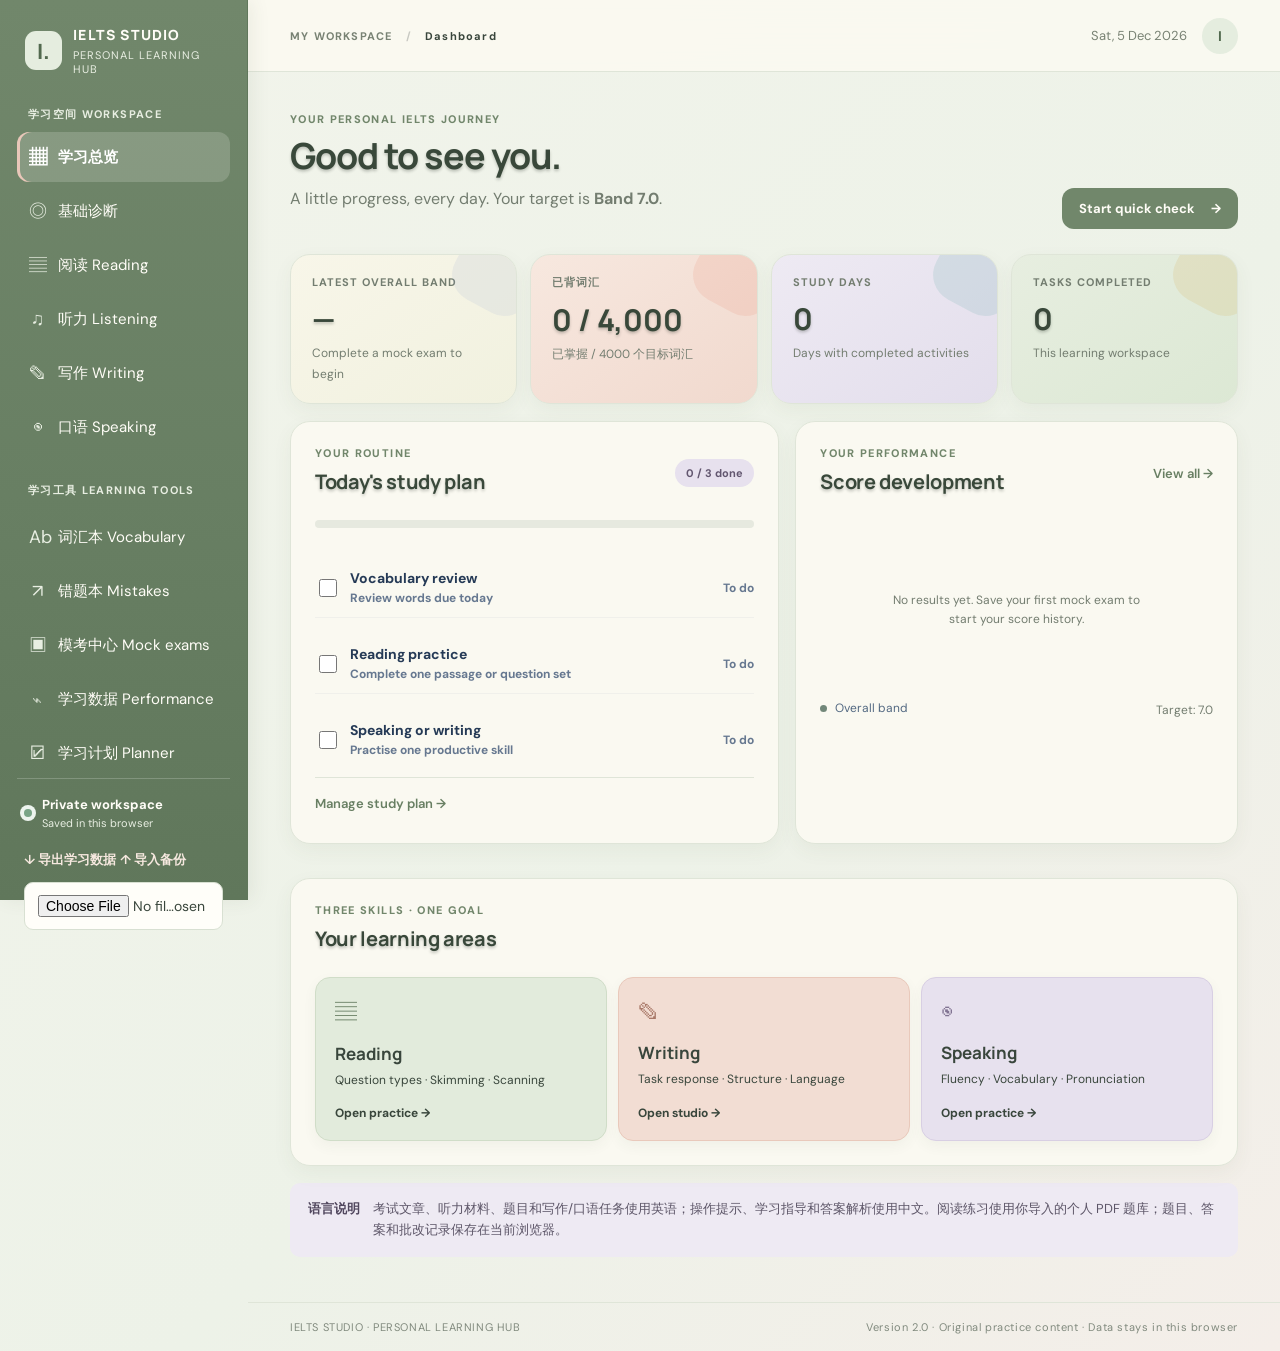
<file: index.html>
<!doctype html>
<html lang="zh-CN">
<head>
  <meta charset="UTF-8">
  <meta name="viewport" content="width=device-width, initial-scale=1.0">
  <meta name="theme-color" content="#203957">
  <title>IELTS Studio — Personal Learning Hub</title>
  <link rel="stylesheet" href="styles.css?v=large-headings-menu-close-20261123">
</head>
<body>
  <div class="app-shell">
    <aside class="sidebar" id="sidebar">
      <button class="sidebar-close" id="sidebarClose" type="button" aria-label="Close menu">×</button>
      <a class="brand" href="#" aria-label="IELTS Studio home">
        <span class="brand-mark">I.</span>
        <span><strong>IELTS STUDIO</strong><small>PERSONAL LEARNING HUB</small></span>
      </a>
      <div class="sidebar-label">学习空间 WORKSPACE</div>
      <nav class="nav-list" id="mainNav">
        <button class="nav-item active" data-view="dashboard"><span>▦</span> 学习总览</button>
        <button class="nav-item" data-view="diagnostic"><span>◎</span> 基础诊断</button>
        <button class="nav-item" data-view="reading"><span>▤</span> 阅读 Reading</button>
        <a class="nav-item" href="listening/"><span>♫</span> 听力 Listening</a>
        <button class="nav-item" data-view="writing"><span>✎</span> 写作 Writing</button>
        <button class="nav-item" data-view="speaking"><span>◉</span> 口语 Speaking</button>
        <div class="sidebar-label nav-section-label">学习工具 LEARNING TOOLS</div>
        <button class="nav-item" data-view="vocabulary"><span>Ab</span> 词汇本 Vocabulary</button>
        <button class="nav-item" data-view="mistakes"><span>↗</span> 错题本 Mistakes</button>
        <button class="nav-item" data-view="mock"><span>▣</span> 模考中心 Mock exams</button>
        <button class="nav-item" data-view="progress"><span>⌁</span> 学习数据 Performance</button>
        <button class="nav-item" data-view="planner"><span>☑</span> 学习计划 Planner</button>
      </nav>
      <div class="sidebar-bottom">
        <div class="storage-note"><span class="live-dot"></span><span><b>Private workspace</b><small>Saved in this browser</small></span></div>
        <button class="text-button" id="exportBtn">↓ 导出学习数据</button>
        <button class="text-button" id="importBtn">↑ 导入备份</button>
        <input type="file" id="importFile" accept="application/json" hidden>
      </div>
    </aside>
    <button class="sidebar-backdrop" id="sidebarBackdrop" type="button" aria-label="Close menu"></button>

    <main class="main">
      <header class="topbar">
        <button class="mobile-menu" id="mobileMenu" aria-label="Open menu">☰</button>
        <div class="breadcrumb">MY WORKSPACE <span>/</span> <b id="crumb">Dashboard</b></div>
        <div class="top-actions"><span class="today-label" id="todayLabel"></span><span class="avatar">I</span></div>
      </header>
      <div class="page-wrap">
        <section class="view active" id="view-dashboard">
          <div class="welcome-row">
            <div><p class="eyebrow">YOUR PERSONAL IELTS JOURNEY</p><h1>Good to see you.</h1><p class="muted">A little progress, every day. Your target is <b>Band 7.0</b>.</p></div>
            <button class="button button-dark" data-go="diagnostic">Start quick check <span>→</span></button>
          </div>
          <div class="stats-grid">
            <article class="stat-card"><span class="stat-label">LATEST OVERALL BAND</span><strong id="dashBand">—</strong><small id="dashBandSub">Complete a mock exam to begin</small></article>
            <article class="stat-card"><span class="stat-label">已背词汇</span><strong id="dashWords">0</strong><small>已掌握 / 4000 个目标词汇</small></article>
            <article class="stat-card"><span class="stat-label">STUDY DAYS</span><strong id="dashDays">0</strong><small>Days with completed activities</small></article>
            <article class="stat-card"><span class="stat-label">TASKS COMPLETED</span><strong id="dashTasks">0</strong><small>This learning workspace</small></article>
          </div>
          <div class="dashboard-grid">
            <article class="panel">
              <div class="panel-heading"><div><p class="eyebrow">YOUR ROUTINE</p><h2>Today's study plan</h2></div><span class="pill" id="taskCount">0 / 4 done</span></div>
              <div class="progress-track"><div class="progress-fill" id="taskProgress"></div></div>
              <div id="todayTasks" class="task-list"></div>
              <div class="panel-foot"><button class="text-button" data-go="planner">Manage study plan →</button></div>
            </article>
            <article class="panel">
              <div class="panel-heading"><div><p class="eyebrow">YOUR PERFORMANCE</p><h2>Score development</h2></div><button class="text-button" data-go="progress">View all →</button></div>
              <div id="miniChart" class="chart-wrap"><div class="empty-state">Your score chart will appear after your first recorded mock exam.</div></div>
              <div class="chart-legend"><span><i class="legend-dot"></i> Overall band</span><span class="muted">Target: 7.0</span></div>
            </article>
          </div>
          <div class="panel">
            <div class="panel-heading"><div><p class="eyebrow">THREE SKILLS · ONE GOAL</p><h2>Your learning areas</h2></div></div>
            <div class="skill-grid">
              <button class="skill-card reading" data-go="reading"><span class="skill-icon">▤</span><b>Reading</b><small>Question types · Skimming · Scanning</small><span class="skill-link">Open practice →</span></button>
              <button class="skill-card writing" data-go="writing"><span class="skill-icon">✎</span><b>Writing</b><small>Task response · Structure · Language</small><span class="skill-link">Open studio →</span></button>
              <button class="skill-card speaking" data-go="speaking"><span class="skill-icon">◉</span><b>Speaking</b><small>Fluency · Vocabulary · Pronunciation</small><span class="skill-link">Open practice →</span></button>
            </div>
          </div>
          <div class="notice"><b>语言说明</b><span>考试文章、听力材料、题目和写作/口语任务使用英语；操作提示、学习指导和答案解析使用中文。阅读练习使用你导入的个人 PDF 题库；题目、答案和批改记录保存在当前浏览器。</span></div>
        </section>

        <section class="view" id="view-diagnostic">
          <div class="page-heading"><p class="eyebrow">STARTING POINT</p><h1>Quick foundation check</h1><p class="muted">A short diagnostic to explore your current vocabulary, grammar and reading skills. This is a learning check, not an official IELTS score.</p></div>
          <div class="panel narrow">
            <div class="panel-heading"><div><p class="eyebrow">FOUNDATION CHECK</p><h2 id="diagTitle">Before you begin</h2></div><span class="pill" id="diagProgress">Ready</span></div>
            <div id="diagnosticArea">
              <p class="body-copy">Answer the questions without a dictionary or translator. Choose the answer that feels right. You can review your result at the end.</p>
              <div class="info-grid"><div><b>12</b><small>Questions</small></div><div><b>10–15 min</b><small>Suggested time</small></div><div><b>3</b><small>Skill areas</small></div></div>
              <button class="button button-dark" id="startDiagnostic">Begin check →</button>
            </div>
          </div>
        </section>

        <section class="view" id="view-listening">
          <div class="page-heading"><p class="eyebrow">SKILL 01</p><h1>Listening</h1><p class="muted">听力练习 · 录音播放 · 题目作答 · 自动批改 · 错题复盘。当前为可用框架，正式音频和题目后续接入。</p></div>
          <div class="panel skill-test-panel"><div class="panel-heading"><div><p class="eyebrow">AUTOMATICALLY MARKED PRACTICE</p><h2>Listening test</h2></div><span class="pill">10 questions</span></div><p class="muted">先播放英文录音，再回答题目。提交后自动判分并保存成绩。</p><div id="listeningQuiz"></div></div>
          <div class="feature-grid">
            <article class="panel"><span class="feature-icon sage">◖</span><h2>Listening practice log</h2><p class="muted">Record practice sessions from official or personally owned materials.</p><label>Material / test name<input id="listenName" placeholder="e.g. Cambridge IELTS 18, Test 2"></label><div class="two-fields"><label>Correct answers<input id="listenCorrect" type="number" min="0" max="40" placeholder="e.g. 28"></label><label>Total questions<input id="listenTotal" type="number" min="1" max="40" value="40"></label></div><label>What was difficult?<textarea id="listenNote" rows="3" placeholder="e.g. distractors, spelling, map labelling..."></textarea></label><button class="button button-dark" id="saveListening">Save listening session</button></article>
            <article class="panel"><p class="eyebrow">PRACTICE CHECKLIST</p><h2>Focused listening routine</h2><div class="checklist"><label><input type="checkbox" class="routine-check"> Listen once without pausing</label><label><input type="checkbox" class="routine-check"> Check answers and locate mistakes</label><label><input type="checkbox" class="routine-check"> Replay difficult sections</label><label><input type="checkbox" class="routine-check"> Read the transcript and note paraphrases</label><label><input type="checkbox" class="routine-check"> Review spelling and plural forms</label></div><p class="small muted">Checklist completion is saved as a study activity.</p></article>
          </div>
          <div class="panel"><div class="panel-heading"><h2>Recent listening sessions</h2><span class="pill" id="listenCount">0 sessions</span></div><div id="listeningHistory" class="table-wrap"></div></div>
        </section>

        <section class="view" id="view-reading">
          <div class="page-heading"><p class="eyebrow">SKILL 02</p><h1>Reading</h1><p class="muted">Practise understanding main ideas, locating information and recognising paraphrases.</p></div>
          <div class="panel skill-test-panel reading-library-panel"><div id="readingQuiz"></div></div>
          <div class="panel"><div class="panel-heading"><h2>Recent reading sessions</h2><span class="pill" id="readCount">0 sessions</span></div><div id="readingHistory" class="table-wrap"></div></div>
        </section>

        <section class="view" id="view-writing">
          <div class="page-heading"><p class="eyebrow">SKILL 03</p><h1>Writing studio</h1><p class="muted">写作题目库 · Task 1 / Task 2 · 限时写作 · 草稿保存 · 四项标准自评。</p></div>
          <div class="panel skill-test-panel"><div class="panel-heading"><div><p class="eyebrow">SELF-ASSESSMENT</p><h2>Writing band estimate</h2></div><span class="pill">4 assessment criteria</span></div><p class="muted">完成作文后，根据 IELTS 四项评分标准给自己打分。系统计算练习参考分，不等同于官方考官评分。</p><div id="writingAssessment"></div></div>
          <div class="feature-grid writing-grid">
            <article class="panel"><div class="panel-heading"><h2>Essay workspace</h2><span class="pill">Personal drafts</span></div><label>Task type<select id="essayType"><option>Writing Task 2</option><option>Writing Task 1 — Academic</option><option>Writing Task 1 — General Training</option></select></label><label>Essay question<input id="essayPrompt" placeholder="Paste or type your essay question"></label><label>Your response<textarea id="essayText" rows="12" placeholder="Start writing here..."></textarea></label><div class="editor-footer"><span id="wordCount">0 words</span><button class="button button-dark" id="saveEssay">Save draft</button></div><div class="ai-note"><b>AI feedback: connection required</b><p>This first version saves drafts locally. AI assessment can be enabled later through a secure server-side API; never place a private API key in GitHub Pages code.</p></div></article>
            <article class="panel"><p class="eyebrow">ASSESSMENT CRITERIA</p><h2>What examiners assess</h2><div class="criteria"><b>01 · Task Response / Achievement</b><p>Does your response address the task clearly and fully?</p></div><div class="criteria"><b>02 · Coherence and Cohesion</b><p>Are ideas logically organised and connected?</p></div><div class="criteria"><b>03 · Lexical Resource</b><p>Do you use a range of vocabulary accurately?</p></div><div class="criteria"><b>04 · Grammatical Range and Accuracy</b><p>Do you use varied sentence structures accurately?</p></div><div class="notice compact"><b>Useful habit</b><span>Keep your original draft. Compare it with revised versions to see recurring patterns.</span></div></article>
          </div>
          <div class="panel"><div class="panel-heading"><h2>Saved drafts</h2></div><div id="essayHistory" class="table-wrap"></div><h3 style="margin-top:22px">Writing self-assessment history</h3><div id="writingScoreHistory"></div></div>
        </section>

        <section class="view" id="view-speaking">
          <div class="page-heading"><p class="eyebrow">SKILL 04</p><h1>Speaking practice</h1><p class="muted">选择 Part 和题目，进入独立笔记页面记录自己的思路与答案。</p></div>
          <div class='skill-roadmap speaking-template-hub' id='speakingTemplateHub'><div class='roadmap-heading'><div><p class='eyebrow'>SPEAKING PRACTICE TEMPLATES</p><h2>按考试 Part 练习</h2><p>先选择 Part，再从题目列表中选择一道题，进入独立笔记页面。</p></div><span class='roadmap-count'>Part 1–3</span></div><div class='speaking-part-grid'><button class='speaking-part-card active' data-speaking-part='1'><b>PART 1</b><strong>Introduction & interview</strong><small>熟悉话题 · 简短自然回答</small></button><button class='speaking-part-card' data-speaking-part='2'><b>PART 2</b><strong>Individual long turn</strong><small>准备 1 分钟 · 连续表达 1–2 分钟</small></button><button class='speaking-part-card' data-speaking-part='3'><b>PART 3</b><strong>Discussion</strong><small>深入讨论 · 解释观点和举例</small></button></div><div class='speaking-library'><div class='speaking-library-head'><h3 id='speakingLibraryTitle'>Part 1 · Question bank</h3><span id='speakingPromptCount'>3 starter prompts</span></div><div id='speakingPromptLibrary' class='speaking-prompt-list'></div></div></div><div class='speaking-answer-editor' id='speakingAnswerPage' hidden><button class='button button-light' id='backToSpeakingQuestions'>← 返回题目列表</button><h3 id='speakingAnswerTitle'>Part 1 · 我的笔记</h3><div class='speaking-selected-question'><b id='speakingSelectedTitle'></b><p id='speakingSelectedPrompt'></p></div><p>在这里记录你对这道题的思路、关键词和完整口语答案。内容会自动保存。</p><textarea id='speakingAnswerText' placeholder='在这里写下你的笔记和英文回答……'></textarea><div class='speaking-answer-footer'><small id='speakingAnswerStatus'>自动保存已开启</small><button class='button button-dark' id='saveSpeakingAnswer'>保存笔记</button></div></div>
        </section>

        <section class="view" id="view-vocabulary">
          <div class="page-heading"><p class="eyebrow">PERSONAL WORD BANK</p><h1>Vocabulary centre</h1><p class="muted">目标：逐步掌握 4,000 个雅思核心词汇。已背数量只统计你通过复习标记为掌握的单词。</p></div>
          <div class="stats-grid three"><article class="stat-card"><span class="stat-label">总词汇量目标</span><strong id="vocabTotal">4,000</strong><small>IELTS 学习目标词汇量</small></article><article class="stat-card"><span class="stat-label">DUE FOR REVIEW</span><strong id="vocabDue">0</strong><small>Ready for revision today</small></article><article class="stat-card"><span class="stat-label">已背词汇</span><strong id="vocabMastered">0 / 4,000</strong><small>通过复习标记为已掌握</small></article></div>
          <div class="feature-grid">
            <article class="panel"><h2>Add a word</h2><label>Word or phrase<input id="newWord" placeholder="e.g. significant"></label><label>Meaning<input id="newMeaning" placeholder="Meaning in your preferred language"></label><label>Example sentence<textarea id="newExample" rows="2" placeholder="Write a natural example sentence"></textarea></label><label>Topic<select id="newWordTopic"><option>General</option><option>Education</option><option>Environment</option><option>Technology</option><option>Society</option><option>Health</option><option>Work</option><option>Culture</option></select></label><button class="button button-dark" id="addWord">Add to vocabulary</button></article>
            <article class="panel review-panel"><p class="eyebrow">ACTIVE RECALL</p><h2>Quick review</h2><div id="reviewCard" class="review-card"><span class="muted">Add a few words to start reviewing.</span></div><button class="button button-dark" id="revealWord" disabled>Reveal meaning</button><div class="review-actions"><button class="button button-light" id="reviewAgain" disabled>Review again</button><button class="button button-light" id="reviewKnown" disabled>I know this</button></div></article>
          </div>
          <div class="panel"><div class="panel-heading"><h2>My vocabulary</h2><input class="search-input" id="wordSearch" placeholder="Search words..."></div><div id="wordTable" class="table-wrap"></div></div>
        </section>

        <section class="view" id="view-mistakes">
          <div class="page-heading"><p class="eyebrow">LEARN FROM EVERY ERROR</p><h1>Mistake notebook</h1><p class="muted">Record what went wrong, why it happened and what you will do differently next time.</p></div>
          <div class="panel">
            <h2>Record a mistake</h2>
            <div class="two-fields"><label>Skill<select id="mistakeSkill"><option>Listening</option><option>Reading</option><option>Writing</option><option>Speaking</option><option>Vocabulary</option><option>Grammar</option></select></label><label>Error category<select id="mistakeCategory"><option>Unknown vocabulary</option><option>Spelling</option><option>Paraphrase not recognised</option><option>Misunderstood question</option><option>Wrong location / evidence</option><option>Grammar</option><option>Word choice / collocation</option><option>Time management</option><option>Pronunciation</option><option>Task response</option><option>Other</option></select></label></div>
            <label>Question / mistake<input id="mistakeQuestion" placeholder="What question or sentence did you get wrong?"></label><label>Why did it happen?<textarea id="mistakeWhy" rows="2" placeholder="Identify the reason, not just the answer."></textarea></label><label>Correct approach<textarea id="mistakeFix" rows="2" placeholder="What is the correct answer or strategy?"></textarea></label><button class="button button-dark" id="addMistake">Save mistake</button>
          </div>
          <div class="panel"><div class="panel-heading"><h2>My mistakes</h2><div class="filter-row"><select id="filterSkill"><option value="All">All skills</option><option>Listening</option><option>Reading</option><option>Writing</option><option>Speaking</option><option>Vocabulary</option><option>Grammar</option></select><select id="filterCategory"><option value="All">All categories</option></select></div></div><div id="mistakeList"></div></div>
        </section>

        <section class="view" id="view-mock">
          <div class="page-heading"><p class="eyebrow">EXAM SIMULATION</p><h1>Mock exam centre</h1><p class="muted">Build a focused set from original practice questions and prompts, then record your results to track progress.</p></div>
          <div class="feature-grid">
            <article class="panel"><p class="eyebrow">ORIGINAL PRACTICE BANK</p><h2>Create a practice set</h2><p class="small muted">These are original IELTS-style learning exercises, not official IELTS past-paper questions.</p><label>Practice category<select id="mockArea"><option>All categories</option><option>Vocabulary</option><option>Grammar</option><option>Reading strategies</option><option>Speaking prompts</option></select></label><label>Number of prompts<select id="mockCount"><option>5</option><option>10</option><option>15</option><option>20</option></select></label><label>Question format<select id="mockType"><option>All formats</option><option>Multiple choice</option><option>Speaking prompt</option></select></label><button class="button button-dark" id="buildMock">Generate practice set</button><div id="mockSet" class="mock-set"><span class="muted">Your generated practice set will appear here.</span></div></article>
            <article class="panel"><p class="eyebrow">RECORD A MOCK RESULT</p><h2>Save exam scores</h2><label>Exam name<input id="examName" placeholder="e.g. Full Mock Test 01"></label><div class="score-fields"><label>Listening<input type="number" min="0" max="9" step=".5" id="scoreListening" placeholder="—"></label><label>Reading<input type="number" min="0" max="9" step=".5" id="scoreReading" placeholder="—"></label><label>Writing<input type="number" min="0" max="9" step=".5" id="scoreWriting" placeholder="—"></label><label>Speaking<input type="number" min="0" max="9" step=".5" id="scoreSpeaking" placeholder="—"></label></div><label>Date<input type="date" id="examDate"></label><button class="button button-dark" id="saveExam">Save mock result</button><p class="small muted">Enter estimated or practice band scores. Label them honestly; these are not official IELTS results.</p></article>
          </div>
          <div class="panel"><div class="panel-heading"><h2>Mock exam history</h2><span class="pill" id="examCount">0 exams</span></div><div id="examHistory" class="table-wrap"></div></div>
        </section>

        <section class="view" id="view-progress">
          <div class="page-heading"><p class="eyebrow">YOUR LEARNING DATA</p><h1>Performance centre</h1><p class="muted">See how your practice and mock exam results change over time.</p></div>
          <div class="stats-grid"><article class="stat-card"><span class="stat-label">LATEST OVERALL</span><strong id="progressLatest">—</strong><small>Most recent recorded mock</small></article><article class="stat-card"><span class="stat-label">BEST OVERALL</span><strong id="progressBest">—</strong><small>Highest recorded overall band</small></article><article class="stat-card"><span class="stat-label">MOCK EXAMS</span><strong id="progressMocks">0</strong><small>Results saved</small></article><article class="stat-card"><span class="stat-label">TARGET</span><strong>7.0</strong><small>Your target overall band</small></article></div>
          <div class="panel"><div class="panel-heading"><div><p class="eyebrow">OVERALL BAND</p><h2>Score development</h2></div><span class="pill">Target line: 7.0</span></div><div id="fullChart" class="chart-wrap large-chart"><div class="empty-state">No results yet. Save your first mock exam to start your score history.</div></div></div>
          <div class="panel"><div class="panel-heading"><h2>Skill-by-skill comparison</h2></div><div id="skillComparison"></div></div>
        </section>

        <section class="view" id="view-planner">
          <div class="page-heading"><p class="eyebrow">CONSISTENCY OVER INTENSITY</p><h1>Study planner</h1><p class="muted">A flexible routine you can adjust. Tick off each task when you finish it; completed tasks and saved practice sessions are added to your activity record.</p></div>
          <div class="feature-grid">
            <article class="panel"><div class="panel-heading"><h2>Today's tasks</h2><span class="pill" id="plannerDate"></span></div><div id="plannerTasks" class="task-list"></div><div class="add-task"><input id="customTask" placeholder="Add a personal study task"><button class="button button-dark" id="addTask">Add</button></div></article>
            <article class="panel"><p class="eyebrow">STUDY ACTIVITY</p><h2>Your consistency</h2><div class="streak-number"><strong id="streakNumber">0</strong><span>study days recorded</span></div><div id="calendar" class="calendar-grid"></div><p class="small muted">Days with completed tasks or saved practice sessions are marked.</p></article>
          </div>
        </section>
      </div>
      <footer class="footer"><span>IELTS STUDIO · PERSONAL LEARNING HUB</span><span>Version 2.0 · Original practice content · Data stays in this browser</span></footer>
    </main>
  </div>
  <div class="toast" id="toast" role="status"></div>
  <script src="app.js?v=reading-bank-v2-20261123"></script>
  <!-- Legacy sample reading bank is intentionally not loaded; app.js fetches zyz-reading-bank.json. -->
</body>
</html>
</file>
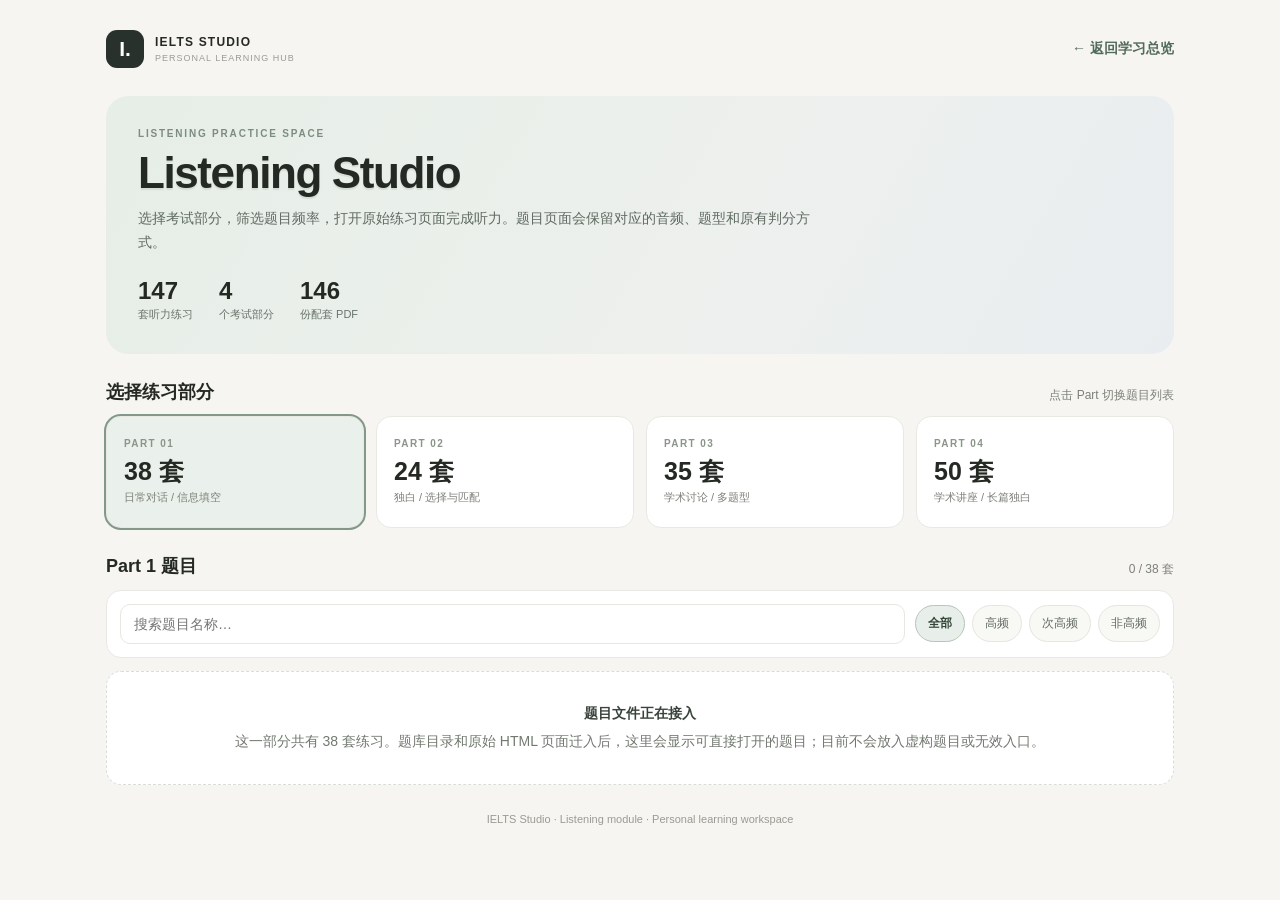
<file: listening/index.html>
<!doctype html>
<html lang="zh-CN">
<head>
<meta charset="utf-8"><meta name="viewport" content="width=device-width,initial-scale=1">
<meta name="theme-color" content="#f6f5f1">
<title>Listening Studio — IELTS Studio</title>
<style>
:root{--bg:#f6f5f1;--paper:#fff;--ink:#252923;--muted:#7d8079;--line:#e9e8e2;--sage:#718779;--sage-light:#eaf0eb;--blue:#eaf0f5;--sand:#f3eee6;--lilac:#f1edf2}
*{box-sizing:border-box}body{margin:0;background:var(--bg);color:var(--ink);font:14px 'DM Sans',Arial,sans-serif}.wrap{max-width:1120px;margin:auto;padding:30px 26px 70px}.top{display:flex;align-items:center;justify-content:space-between;margin-bottom:28px}.brand{display:flex;gap:11px;align-items:center;color:var(--ink);text-decoration:none}.mark{width:38px;height:38px;border-radius:11px;background:#29312c;color:#fff;display:grid;place-items:center;font:bold 21px Arial}.brand strong{display:block;letter-spacing:1.2px;font-size:12px}.brand small{display:block;color:#9a9c95;font-size:9px;letter-spacing:1px;margin-top:4px}.back{color:#536b5a;text-decoration:none;font-weight:700}.hero{padding:32px;border-radius:22px;background:linear-gradient(120deg,#e6eee7,#edf0ed 58%,#e9edf1);margin-bottom:22px}.eyebrow{font-size:10px;letter-spacing:1.8px;color:#7d8c80;font-weight:700}.hero h1{font-size:clamp(30px,5vw,44px);margin:9px 0;letter-spacing:-1.4px;text-shadow:0 2px 1px #d4ddd5}.hero p{color:#5f6a61;line-height:1.7;max-width:690px;margin:0}.stats{display:flex;gap:26px;flex-wrap:wrap;margin-top:22px}.stat strong{font-size:24px;display:block}.stat span{font-size:11px;color:#68736a}.section{display:flex;align-items:end;justify-content:space-between;margin:26px 0 12px}.section h2{font-size:18px;margin:0}.section p{color:var(--muted);font-size:12px;margin:0}.parts{display:grid;grid-template-columns:repeat(4,minmax(0,1fr));gap:12px}.part{border:1px solid var(--line);background:#fff;border-radius:15px;padding:17px;text-align:left;cursor:pointer;transition:.16s;min-height:112px;color:var(--ink)}.part:hover{transform:translateY(-2px);border-color:#aab8ad}.part[aria-pressed=true]{outline:2px solid #839889;background:#eaf0eb}.part .num{font-size:10px;color:#8b9589;letter-spacing:1.4px;font-weight:700}.part strong{display:block;font-size:25px;margin:6px 0 1px}.part span{color:var(--muted);font-size:11px}.toolbar{display:flex;gap:10px;align-items:center;flex-wrap:wrap;background:#fff;border:1px solid var(--line);border-radius:15px;padding:13px;margin-bottom:13px}.search{flex:1;min-width:190px;border:1px solid #e6e7e1;border-radius:10px;padding:11px 13px;font:inherit;outline:none}.search:focus{border-color:#8fa394}.filters{display:flex;gap:7px;flex-wrap:wrap}.filter{border:1px solid #e5e6df;background:#f8f8f5;color:#626b63;padding:9px 12px;border-radius:20px;cursor:pointer;font:inherit;font-size:12px}.filter[aria-pressed=true]{background:#e8eee9;border-color:#b7c5ba;color:#34483a;font-weight:700}.list{display:grid;grid-template-columns:repeat(2,minmax(0,1fr));gap:11px}.test{display:block;text-decoration:none;color:inherit;background:#fff;border:1px solid var(--line);border-radius:14px;padding:16px;transition:.15s}.test:hover{border-color:#aab8ad;transform:translateY(-1px)}.test strong{display:block;font-size:14px;margin:5px 0 8px}.meta{display:flex;gap:7px;align-items:center;flex-wrap:wrap;color:var(--muted);font-size:11px}.tag{background:#eef2ee;color:#5b715f;border-radius:20px;padding:4px 8px}.empty{background:#fff;border:1px dashed #d9ddd6;border-radius:15px;padding:30px;text-align:center;color:#727970;line-height:1.7;grid-column:1/-1}.empty strong{display:block;color:#39433b;margin-bottom:5px}.footer{text-align:center;color:#999b93;font-size:11px;margin-top:28px}
@media(max-width:720px){.wrap{padding:18px 14px 45px}.hero{padding:23px}.parts{grid-template-columns:repeat(2,1fr)}.list{grid-template-columns:1fr}.top{margin-bottom:20px}.section p{display:none}}
</style>
</head>
<body><main class="wrap">
<header class="top"><a class="brand" href="../"><span class="mark">I.</span><span><strong>IELTS STUDIO</strong><small>PERSONAL LEARNING HUB</small></span></a><a class="back" href="../">← 返回学习总览</a></header>
<section class="hero"><div class="eyebrow">LISTENING PRACTICE SPACE</div><h1>Listening Studio</h1><p>选择考试部分，筛选题目频率，打开原始练习页面完成听力。题目页面会保留对应的音频、题型和原有判分方式。</p><div class="stats"><div class="stat"><strong>147</strong><span>套听力练习</span></div><div class="stat"><strong>4</strong><span>个考试部分</span></div><div class="stat"><strong>146</strong><span>份配套 PDF</span></div></div></section>
<div class="section"><h2>选择练习部分</h2><p>点击 Part 切换题目列表</p></div>
<section class="parts" id="parts">
<button class="part" data-part="P1" aria-pressed="true"><div class="num">PART 01</div><strong>38 套</strong><span>日常对话 / 信息填空</span></button>
<button class="part" data-part="P2" aria-pressed="false"><div class="num">PART 02</div><strong>24 套</strong><span>独白 / 选择与匹配</span></button>
<button class="part" data-part="P3" aria-pressed="false"><div class="num">PART 03</div><strong>35 套</strong><span>学术讨论 / 多题型</span></button>
<button class="part" data-part="P4" aria-pressed="false"><div class="num">PART 04</div><strong>50 套</strong><span>学术讲座 / 长篇独白</span></button>
</section>
<div class="section"><h2 id="listTitle">Part 1 题目</h2><p id="resultCount">正在读取题库目录…</p></div>
<section class="toolbar"><input id="search" class="search" type="search" placeholder="搜索题目名称…" aria-label="搜索题目名称"><div class="filters" id="filters"><button class="filter" data-frequency="全部" aria-pressed="true">全部</button><button class="filter" data-frequency="高频" aria-pressed="false">高频</button><button class="filter" data-frequency="次高频" aria-pressed="false">次高频</button><button class="filter" data-frequency="非高频" aria-pressed="false">非高频</button></div></section>
<section class="list" id="testList" aria-live="polite"><div class="empty"><strong>正在加载题库</strong>请稍候…</div></section>
<div class="footer">IELTS Studio · Listening module · Personal learning workspace</div>
</main>
<script src="app.js"></script>
</body></html>
</file>
<file: styles.css>
@import url('https://fonts.googleapis.com/css2?family=DM+Sans:wght@400;500;600;700&family=Manrope:wght@400;500;600;700;800&display=swap');
:root{--bg:#f6f5f1;--paper:#fff;--ink:#252923;--muted:#7d8079;--line:#e9e8e2;--sage:#718779;--sage-light:#eaf0eb;--blue:#eaf0f5;--sand:#f3eee6;--lilac:#f1edf2;--shadow:0 8px 30px rgba(30,35,30,.035)}
*{box-sizing:border-box}body{margin:0;background:var(--bg);color:var(--ink);font-family:'DM Sans',sans-serif;font-size:14px}button,input,textarea,select{font:inherit}button{cursor:pointer}.app-shell{min-height:100vh}.sidebar{width:248px;position:fixed;inset:0 auto 0 0;background:#fff;border-right:1px solid var(--line);padding:25px 17px 18px;display:flex;flex-direction:column;z-index:10}.brand{display:flex;align-items:center;gap:11px;text-decoration:none;color:var(--ink);padding:0 8px 31px}.brand-mark{width:39px;height:39px;background:#29312c;color:#fff;border-radius:11px;display:grid;place-items:center;font:800 21px Manrope}.brand strong{display:block;font:800 12px Manrope;letter-spacing:1.2px}.brand small{display:block;color:#9a9c95;font-size:9px;letter-spacing:1px;margin-top:4px}.sidebar-label,.eyebrow{font-size:9px;font-weight:700;letter-spacing:1.5px;color:#a0a198}.sidebar-label{padding:0 11px 10px}.nav-list{display:flex;flex-direction:column;gap:4px}.nav-item{border:0;background:transparent;color:#777b74;text-align:left;padding:11px 12px;border-radius:9px;display:flex;align-items:center;gap:12px;font-size:13px}.nav-item span{width:17px;text-align:center;font-size:16px;color:#90958d}.nav-item:hover,.nav-item.active{background:#eff2ed;color:#34483b;font-weight:700}.nav-item.active span{color:#526f5b}.nav-section-label{padding-top:27px}.sidebar-bottom{margin-top:auto;border-top:1px solid var(--line);padding:17px 7px 0}.storage-note{display:flex;align-items:center;gap:10px;margin-bottom:14px}.storage-note b,.storage-note small{display:block}.storage-note b{font-size:11px}.storage-note small{font-size:10px;color:var(--muted);margin-top:3px}.live-dot{width:8px;height:8px;border-radius:50%;background:#79a486;box-shadow:0 0 0 4px #edf4ee}.text-button{border:0;background:none;color:#697a6c;font-weight:600;font-size:11px;padding:7px 0}.text-button:hover{color:#263d2d}.main{margin-left:248px;min-height:100vh;display:flex;flex-direction:column}.topbar{height:65px;background:rgba(255,255,255,.78);border-bottom:1px solid var(--line);display:flex;align-items:center;justify-content:space-between;padding:0 42px;position:sticky;top:0;z-index:5;backdrop-filter:blur(12px)}.breadcrumb{font-size:9px;letter-spacing:1.2px;color:#a0a198;font-weight:700}.breadcrumb span{padding:0 9px;color:#c8c9c2}.breadcrumb b{color:#50564e}.top-actions{display:flex;align-items:center;gap:15px}.today-label{font-size:11px;color:#898c84}.avatar{width:31px;height:31px;border-radius:50%;background:#e9eee9;color:#536d59;display:grid;place-items:center;font-weight:700}.mobile-menu{display:none}.page-wrap{width:min(1220px,100%);padding:35px 42px 45px;margin:0 auto;flex:1}.view{display:none}.view.active{display:block;animation:fade .22s ease}@keyframes fade{from{opacity:.4;transform:translateY(4px)}to{opacity:1;transform:none}}h1,h2,h3,p{margin-top:0}h1{font:700 31px Manrope;letter-spacing:-1.1px;margin:5px 0 8px}h2{font:700 17px Manrope;letter-spacing:-.35px;margin:0 0 5px}.muted{color:var(--muted);line-height:1.6}.eyebrow{margin:0 0 8px}.welcome-row,.page-heading{display:flex;justify-content:space-between;align-items:flex-end;margin-bottom:25px}.page-heading{display:block;max-width:720px}.page-heading p:last-child{margin-bottom:0}.button{border:0;border-radius:8px;padding:11px 15px;font-weight:700;font-size:11px;transition:.18s}.button:hover{transform:translateY(-1px)}.button-dark{background:#29332d;color:#fff}.button-dark:hover{background:#405247}.button-light{background:#f0f2ed;color:#52634f;border:1px solid #e5e9e2}.button span{margin-left:13px}.stats-grid{display:grid;grid-template-columns:repeat(4,1fr);gap:13px;margin-bottom:17px}.stats-grid.three{grid-template-columns:repeat(3,1fr)}.stat-card,.panel{background:var(--paper);border:1px solid var(--line);border-radius:12px;box-shadow:var(--shadow)}.stat-card{padding:17px 19px}.stat-label{font-size:9px;letter-spacing:1.15px;color:#969990;font-weight:700;display:block}.stat-card strong{font:700 27px Manrope;display:block;margin:9px 0 2px}.stat-card small{font-size:10px;color:#969990}.dashboard-grid{display:grid;grid-template-columns:1.05fr .95fr;gap:16px;margin-bottom:17px}.panel{padding:21px;margin-bottom:17px}.panel-heading{display:flex;align-items:center;justify-content:space-between;gap:12px;margin-bottom:17px}.pill{font-size:9px;font-weight:700;color:#627565;background:#edf2ed;padding:6px 9px;border-radius:20px;white-space:nowrap}.progress-track{height:5px;background:#eff0eb;border-radius:10px;overflow:hidden;margin:0 0 14px}.progress-fill{height:100%;width:0;background:#7d9982;border-radius:10px;transition:width .25s}.task-list{display:flex;flex-direction:column}.task-row{display:flex;align-items:center;gap:10px;padding:11px 0;border-bottom:1px solid #f0f0eb}.task-row:last-child{border-bottom:0}.task-row input{accent-color:#66806d;width:15px;height:15px}.task-row span{flex:1;font-size:12px}.task-row.done span{text-decoration:line-through;color:#a5a79f}.task-row small{color:#a3a59e;font-size:10px}.panel-foot{border-top:1px solid var(--line);margin-top:8px;padding-top:10px}.skill-grid{display:grid;grid-template-columns:repeat(4,1fr);gap:11px}.skill-card{border:1px solid transparent;border-radius:10px;padding:16px;text-align:left;display:flex;flex-direction:column;align-items:flex-start;min-height:150px;color:var(--ink)}.skill-card:hover{border-color:#d9ded7;transform:translateY(-2px)}.skill-card.listening{background:#edf2ed}.skill-card.reading{background:#edf1f6}.skill-card.writing{background:#f4efe7}.skill-card.speaking{background:#f1edf2}.skill-icon{font-size:22px;margin-bottom:15px}.skill-card b{font:700 14px Manrope}.skill-card small{font-size:10px;color:#777d75;line-height:1.5;margin-top:6px}.skill-link{font-size:10px;font-weight:700;margin-top:auto;padding-top:13px;color:#566d5b}.notice{display:flex;gap:13px;background:#eef2ed;border-radius:10px;padding:14px 16px;color:#5c695d;font-size:11px;line-height:1.6;margin-top:17px}.notice b{white-space:nowrap;color:#3d5141}.notice.compact{font-size:10px;margin-top:20px}.chart-wrap{min-height:180px;display:flex;align-items:center;justify-content:center}.chart-wrap svg{width:100%;height:auto;overflow:visible}.empty-state{color:#a1a39c;font-size:11px;text-align:center;line-height:1.6;max-width:260px;margin:auto}.chart-legend{display:flex;justify-content:space-between;font-size:10px;color:#777d75}.legend-dot{display:inline-block;width:7px;height:7px;background:#718779;border-radius:50%;margin-right:5px}.narrow{max-width:720px}.body-copy{color:#73786f;line-height:1.7;font-size:12px}.info-grid{display:grid;grid-template-columns:repeat(3,1fr);gap:10px;margin:23px 0}.info-grid div{background:#f7f7f3;border-radius:9px;padding:13px}.info-grid b,.info-grid small{display:block}.info-grid b{font:700 17px Manrope}.info-grid small{font-size:10px;color:#969990;margin-top:4px}.question{border-top:1px solid var(--line);padding:17px 0}.question p{font-weight:600;line-height:1.6;font-size:13px}.option{display:flex;gap:9px;align-items:flex-start;padding:9px 10px;border:1px solid var(--line);border-radius:8px;margin:7px 0;font-size:12px;cursor:pointer}.option:has(input:checked){background:#eef3ee;border-color:#b8c8ba}.option input{accent-color:#607c66}.feature-grid{display:grid;grid-template-columns:1fr 1fr;gap:16px}.feature-grid .panel{margin-bottom:17px}.feature-icon{width:36px;height:36px;border-radius:10px;display:grid;place-items:center;font-size:20px;margin-bottom:13px}.sage{background:#eaf0eb;color:#55725d}.blue{background:#eaf0f5;color:#526b86}label{display:block;font-size:10px;font-weight:700;color:#747a71;margin:14px 0 0}input:not([type=checkbox]),textarea,select{display:block;width:100%;border:1px solid #e7e8e1;border-radius:7px;background:#fff;padding:10px 11px;color:#30362f;margin-top:6px;outline:none;font-size:11px}input:focus,textarea:focus,select:focus{border-color:#9caf9e;box-shadow:0 0 0 3px #eef3ee}textarea{resize:vertical;line-height:1.6}.two-fields{display:grid;grid-template-columns:1fr 1fr;gap:12px}.panel>label:first-of-type{margin-top:18px}.panel>label+.button,.panel>.button{margin-top:17px}.checklist{display:flex;flex-direction:column;gap:15px;margin:20px 0}.checklist label{margin:0;display:flex;align-items:center;gap:9px;font-weight:500;font-size:12px}.checklist input{accent-color:#69836e}.small{font-size:10px;line-height:1.6}.type-list>div{display:flex;justify-content:space-between;align-items:center;padding:12px 0;border-bottom:1px solid var(--line);font-size:11px}.table-wrap{overflow-x:auto}table{width:100%;border-collapse:collapse;min-width:500px}th{text-align:left;font-size:9px;letter-spacing:.8px;color:#999c94;font-weight:700;padding:11px 9px;background:#fafaf7}td{padding:12px 9px;border-bottom:1px solid #f0f0eb;font-size:11px;color:#60665e}tr:last-child td{border-bottom:0}.editor-footer{display:flex;justify-content:space-between;align-items:center;margin-top:10px}.editor-footer span{font-size:10px;color:#8f948b}.ai-note{background:#f6f5f1;border-radius:8px;padding:12px;margin-top:16px}.ai-note b{font-size:10px}.ai-note p{font-size:10px;color:#81857d;line-height:1.6;margin:5px 0 0}.criteria{padding:13px 0;border-bottom:1px solid var(--line)}.criteria b{font-size:11px}.criteria p{font-size:10px;color:#898d85;margin:5px 0 0}.prompt-card{padding:20px;background:#f1f3ee;border-radius:10px;font:600 17px Manrope;line-height:1.5;margin:15px 0}.timer{margin-top:27px;padding-top:19px;border-top:1px solid var(--line);text-align:center}.timer strong{font:700 35px Manrope;display:block}.timer small{color:#999;font-size:10px}.timer-actions{display:flex;justify-content:center;gap:8px;margin-top:12px}.review-card{min-height:118px;border:1px dashed #d9ddd5;border-radius:9px;display:grid;place-items:center;text-align:center;padding:17px;margin:17px 0;font:700 18px Manrope}.review-card.revealed{font:500 12px 'DM Sans';line-height:1.6}.review-actions{display:flex;gap:8px;margin-top:9px}.review-actions button{flex:1}.search-input{max-width:190px;margin:0}.filter-row{display:flex;gap:7px}.filter-row select{margin:0;width:auto}.mistake-card{border:1px solid var(--line);border-radius:9px;padding:14px;margin:10px 0}.mistake-top{display:flex;justify-content:space-between;gap:10px;align-items:center}.mistake-top b{font-size:12px}.mistake-card p{font-size:11px;color:#6f756d;line-height:1.6;margin:8px 0}.mistake-card small{color:#999;font-size:9px}.score-fields{display:grid;grid-template-columns:repeat(4,1fr);gap:8px}.score-fields label{margin-top:14px}.mock-set{margin-top:16px}.mock-question{padding:12px 0;border-top:1px solid var(--line);font-size:11px;line-height:1.6}.mock-question b{display:block;margin-bottom:4px}.chart-wrap.large-chart{min-height:290px}.streak-number{display:flex;align-items:baseline;gap:9px;margin:14px 0 20px}.streak-number strong{font:700 37px Manrope}.streak-number span{font-size:10px;color:#8f948b}.calendar-grid{display:grid;grid-template-columns:repeat(7,1fr);gap:5px}.calendar-day{background:#f5f6f2;border-radius:6px;min-height:33px;display:grid;place-items:center;font-size:9px;color:#858a81}.calendar-day.active{background:#dce9de;color:#426349;font-weight:700}.calendar-day.head{background:transparent;color:#a1a49c;font-weight:700}.add-task{display:flex;gap:8px;margin-top:14px}.add-task input{margin:0}.add-task button{flex-shrink:0}.footer{border-top:1px solid var(--line);padding:17px 42px;display:flex;justify-content:space-between;color:#a1a39c;font-size:9px;letter-spacing:.6px}.toast{position:fixed;bottom:25px;left:50%;transform:translate(-50%,20px);background:#29332d;color:#fff;padding:11px 17px;border-radius:8px;font-size:11px;opacity:0;pointer-events:none;transition:.2s;z-index:50}.toast.show{opacity:1;transform:translate(-50%,0)}.empty-table{padding:23px;text-align:center;color:#a1a39c;font-size:11px}.writing-grid{grid-template-columns:1.3fr .7fr}
@media(max-width:1050px){.sidebar{width:220px}.main{margin-left:220px}.page-wrap{padding:28px 25px}.topbar{padding:0 25px}.stats-grid{grid-template-columns:repeat(2,1fr)}.skill-grid{grid-template-columns:repeat(2,1fr)}}
@media(max-width:720px){.sidebar{transform:translateX(-100%);transition:.2s;box-shadow:var(--shadow)}.sidebar.open{transform:translateX(0)}.main{margin-left:0}.topbar{height:57px;padding:0 16px}.mobile-menu{display:block;border:0;background:none;font-size:19px;color:#555}.breadcrumb{margin-right:auto;margin-left:12px;font-size:8px}.today-label{display:none}.page-wrap{padding:25px 15px 35px}.welcome-row{display:block}.welcome-row .button{margin-top:17px}.welcome-row h1{font-size:27px}.dashboard-grid,.feature-grid,.writing-grid{grid-template-columns:1fr}.stats-grid{gap:8px}.stat-card{padding:13px}.stat-card strong{font-size:23px}.skill-grid{gap:8px}.skill-card{min-height:140px;padding:13px}.panel{padding:16px}.footer{padding:14px 16px;gap:10px;flex-direction:column}.two-fields{gap:8px}.score-fields{grid-template-columns:repeat(2,1fr)}.panel-heading{align-items:flex-start}.panel-heading h2{font-size:15px}.search-input{max-width:130px}.filter-row{flex-direction:column}.filter-row select{width:100%}}

/* IELTS Studio 1.1 — readability and contrast refresh */
:root{
  --bg:#f2f5fa;--paper:#ffffff;--ink:#17243a;--muted:#53647b;--line:#d9e1ec;
  --sage:#087e8b;--sage-light:#e2f3f2;--blue:#e8efff;--sand:#fff1df;--lilac:#f0eaff;
  --shadow:0 10px 28px rgba(25,45,75,.08)
}
body{font-size:16px;color:#17243a;background:linear-gradient(135deg,#f3f6fb 0%,#edf3f8 55%,#f8f3ed 100%)}
.sidebar{background:#10233f;color:#fff;border-right:0;box-shadow:5px 0 24px rgba(14,32,58,.10)}
.brand{color:#fff}.brand-mark{background:#12a6a6;color:#08253b}.brand strong{font-size:14px}.brand small{font-size:11px;color:#b8c9df}
.sidebar-label,.eyebrow{font-size:11px;color:#73839a;letter-spacing:1.35px}
.sidebar .sidebar-label{color:#91a7c3}.nav-item{color:#c7d4e5;font-size:15px;padding:13px 12px}.nav-item span{font-size:18px;color:#9db3cd}.nav-item:hover,.nav-item.active{background:#1c3a60;color:#fff}.nav-item.active span{color:#53d0c8}
.sidebar-bottom{border-color:#2d4564}.storage-note b{font-size:13px;color:#fff}.storage-note small{font-size:11px;color:#b8c9df}.text-button{font-size:13px;color:#68d6d0}.text-button:hover{color:#fff}
.main{color:#17243a}.topbar{height:72px;background:rgba(255,255,255,.94);border-color:#d9e1ec}.breadcrumb{font-size:11px;color:#71819a}.breadcrumb b{color:#17243a}.today-label{font-size:13px;color:#53647b}.avatar{width:36px;height:36px;background:#dff3f1;color:#075d69;font-size:14px}
.page-wrap{padding-top:40px}h1{font-size:36px;line-height:1.2;letter-spacing:-.8px;color:#132744}h2{font-size:20px;line-height:1.35;color:#172b48}.muted{color:#53647b;line-height:1.75}.body-copy{font-size:15px;color:#53647b}.eyebrow{color:#087e8b}
.panel,.stat-card{border:1px solid #dce4ef;border-radius:16px;box-shadow:var(--shadow)}.panel{padding:24px}.stat-card{padding:20px 21px}.stat-label{font-size:11px;color:#63758d;letter-spacing:1px}.stat-card strong{font-size:30px;color:#12365a}.stat-card small{font-size:12px;color:#5d6e83}.panel-heading{margin-bottom:20px}
.nav-item.active{box-shadow:inset 3px 0 #44d1c7}.skill-card{border:1px solid rgba(30,60,100,.10);border-radius:14px;padding:19px;min-height:164px}.skill-card.listening{background:#dff4f0}.skill-card.reading{background:#e4edff}.skill-card.writing{background:#fff0dc}.skill-card.speaking{background:#efe8ff}.skill-card b{font-size:16px;color:#18304f}.skill-card small{font-size:12px;color:#42556e}.skill-link{font-size:12px;color:#075f73}
.button{font-size:13px;padding:12px 17px;border-radius:9px}.button-dark{background:#12365a;color:#fff}.button-dark:hover{background:#075f73}.button-light{background:#e6f2f4;color:#075c68;border:1px solid #b8dfe0}.pill{font-size:11px;color:#075e68;background:#dff4f0;padding:7px 11px}
label{font-size:13px;color:#344963;font-weight:700;margin-top:16px}input:not([type=checkbox]),textarea,select{font-size:14px;color:#17243a;border:1px solid #cbd6e4;border-radius:9px;padding:12px 13px;background:#fff}input::placeholder,textarea::placeholder{color:#8190a3}input:focus,textarea:focus,select:focus{border-color:#087e8b;box-shadow:0 0 0 3px rgba(8,126,139,.13)}textarea{line-height:1.7}
.question{padding:21px 0}.question p{font-size:16px;line-height:1.75;color:#20334f}.option{font-size:14px;padding:12px 13px;border-color:#d5dfeb;color:#263b57}.option:has(input:checked){background:#e4f5f2;border-color:#40aaa5}.option input{width:17px;height:17px;margin-top:2px}
.task-row span{font-size:14px;color:#253a56}.task-row small{font-size:12px;color:#667890}.task-row input{width:18px;height:18px}.notice{background:#e3f4f2;color:#24505a;font-size:13px;padding:16px 18px}.notice b{color:#075f68}.info-grid div{background:#edf3fb}.info-grid b{font-size:20px;color:#16395d}.info-grid small{font-size:12px;color:#5c7088}
.small{font-size:12px;line-height:1.7}.stat-card small,.task-row small,.calendar-day,.empty-state{font-size:12px}.type-list>div{font-size:14px}.table-wrap th{font-size:11px;color:#536982}td{font-size:13px;color:#344963}th{background:#edf3f9}td{border-color:#e3e9f1}.empty-table{font-size:13px;color:#657890}.mock-question{font-size:14px;line-height:1.75;padding:17px 0;color:#253a56}.mock-question b{font-size:15px;color:#172b48}.question-tag{display:inline-block;background:#e3f4f2;color:#075f68;border-radius:20px;padding:4px 9px;font-size:11px;font-weight:700;margin-bottom:9px}.mock-options{padding-left:25px;line-height:1.9}.answer-reveal{margin-top:10px;background:#f0f5fb;border:1px solid #dbe5f0;border-radius:9px;padding:10px 13px}.answer-reveal summary{font-weight:700;color:#075f73;cursor:pointer}.answer-reveal p{margin:9px 0 0;color:#344963}
.prompt-card{background:#e5f2fb;color:#153a5e;font-size:19px;padding:23px}.ai-note{background:#fff3e3;border:1px solid #f1dfc4;border-radius:10px;padding:15px}.ai-note b{font-size:13px;color:#805019}.ai-note p{font-size:12px;color:#654f35;line-height:1.7}.review-card{font-size:20px;border-color:#b9cbdc;color:#183957}.review-card.revealed{font-size:14px}.calendar-day{background:#eaf0f7;color:#536982}.calendar-day.active{background:#0c8589;color:#fff}.progress-track{height:8px;background:#e6edf5}.progress-fill{background:linear-gradient(90deg,#0b8990,#3c72c7)}.chart-legend{font-size:12px;color:#536982}.footer{color:#687b92;border-color:#d7e1ed;font-size:11px}
@media(max-width:720px){.sidebar{background:#10233f}.page-wrap{padding:25px 15px 35px}h1{font-size:30px}.panel{padding:18px}.topbar{height:62px}.breadcrumb{font-size:10px}.stat-card strong{font-size:25px}.skill-card{min-height:150px}}

/* IELTS Studio v2 — practice-first glass panels with readable contrast */
.skill-test-panel{background:linear-gradient(145deg,rgba(255,255,255,.94),rgba(242,247,252,.92));border:1px solid rgba(120,145,180,.28);box-shadow:0 14px 34px rgba(37,62,95,.09);backdrop-filter:blur(14px);position:relative;overflow:hidden}
.skill-test-panel:before{content:"";position:absolute;inset:0;pointer-events:none;opacity:.22;background-image:linear-gradient(rgba(85,119,155,.12) 1px,transparent 1px),linear-gradient(90deg,rgba(85,119,155,.12) 1px,transparent 1px);background-size:24px 24px;mask-image:linear-gradient(120deg,#000,transparent 75%)}
.skill-test-panel>*{position:relative}.reading-passage{background:rgba(235,242,250,.82);border:1px solid #d7e2ef;border-radius:12px;padding:20px 22px;margin:12px 0 18px}.reading-passage h3{font:700 16px Manrope;color:#16395d;margin-bottom:10px}.reading-passage p{font-size:15px;line-height:1.9;color:#263b57;margin:0}.audio-box{display:flex;align-items:center;gap:13px;flex-wrap:wrap;padding:16px;background:#e6f4f2;border:1px solid #c7e5e1;border-radius:12px;margin:14px 0}.audio-box p{margin:0;color:#24505a;font-size:13px}.quiz-question{border-bottom:1px solid #e1e8f0}.quiz-question:last-of-type{margin-bottom:18px}.quiz-result h3{margin:20px 0 6px;color:#183957}.quiz-result .question{padding:14px 0}.quiz-result .question b{color:#183957;line-height:1.6}.quiz-result .small{margin:7px 0}.skill-test-panel .info-grid{margin:14px 0 20px}.skill-test-panel .button{margin-top:10px}

/* Softer glass-tech palette: medium-light, low-glare and high contrast */
:root{--bg:#eaf0f7;--paper:rgba(255,255,255,.88);--ink:#172b48;--muted:#536982;--line:rgba(133,155,184,.30)}
body{background:radial-gradient(ellipse at 12% 8%,rgba(188,213,231,.48),transparent 34%),radial-gradient(ellipse at 88% 18%,rgba(215,204,232,.34),transparent 32%),linear-gradient(135deg,#edf2f8,#e9eff6 58%,#f2eff5)}
.panel,.stat-card{background:rgba(255,255,255,.86);backdrop-filter:blur(14px);border-color:rgba(126,151,184,.30);box-shadow:0 12px 32px rgba(35,57,88,.075)}
.topbar{background:rgba(249,251,255,.78);backdrop-filter:blur(18px)}
.skill-card.listening{background:linear-gradient(145deg,#dff3f0,#e9f5f5)}.skill-card.reading{background:linear-gradient(145deg,#e4edff,#edf1fc)}.skill-card.writing{background:linear-gradient(145deg,#fff0df,#f8f0e9)}.skill-card.speaking{background:linear-gradient(145deg,#eee8fa,#f3eff8)}

/* Reading question-bank browser */
.reading-library-panel{padding:26px}
.reading-library-head{display:flex;align-items:center;justify-content:space-between;gap:18px;margin-bottom:20px}
.reading-library-head h2{font-size:24px;margin:0 0 5px}
.reading-library-progress{min-width:120px;padding:12px 18px;border:1px solid #d9e2ee;border-radius:18px;background:rgba(255,255,255,.7);text-align:center}
.reading-library-progress b,.reading-library-progress span{display:block}
.reading-library-progress b{font-size:23px;color:#172b48}
.reading-library-progress span{font-size:11px;color:#687b92;margin-top:3px}
.reading-filter-row{display:grid;grid-template-columns:minmax(220px,1fr) 150px 170px;gap:10px;margin:18px 0 22px}
.reading-filter-row input,.reading-filter-row select{margin:0;max-width:none}
.reading-bank-grid{display:grid;grid-template-columns:repeat(2,minmax(0,1fr));gap:16px}
.reading-bank-card{background:rgba(255,255,255,.92);border:1px solid rgba(130,153,181,.28);border-radius:15px;padding:20px;box-shadow:0 8px 24px rgba(40,60,90,.055);min-width:0}
.reading-card-top{display:flex;align-items:center;justify-content:space-between;margin-bottom:12px}
.reading-card-icon{width:35px;height:35px;border-radius:50%;display:grid;place-items:center;background:#e6edff;color:#607dd2;font-size:19px}
.reading-status{font-size:11px;border-radius:20px;padding:5px 10px;background:#f2eee8;color:#81725e}
.reading-status.is-done{background:#e2f3ed;color:#27745c}
.reading-bank-card h3{font-size:18px;line-height:1.4;color:#17243a;margin:0 0 9px}
.reading-meta{display:inline-block;background:#f0ede8;color:#4d5662;border-radius:8px;padding:7px 10px;font-size:11px;line-height:1.5}
.reading-card-detail{font-size:12px;color:#738197;margin:12px 0 15px}
.reading-card-actions{display:grid;grid-template-columns:1fr 1fr;gap:9px}
.reading-card-actions .button{margin:0}
.reading-workspace{margin-top:22px;scroll-margin-top:90px}
.reading-practice-shell{background:rgba(255,255,255,.76);border:1px solid #d9e2ee;border-radius:15px;padding:22px}
.reading-workspace-head{display:flex;align-items:center;justify-content:space-between;gap:14px;margin-bottom:16px}
.reading-workspace-head h2{margin:0 0 4px}
.reading-passage{background:rgba(235,242,250,.82);border:1px solid #d7e2ef;border-radius:12px;padding:20px 22px;margin:12px 0 18px}
.reading-passage p{font-size:14px;line-height:1.9;color:#263b57}
.reading-questions .quiz-question{padding:18px 0}
@media(max-width:720px){.reading-library-panel{padding:16px}.reading-library-head{align-items:flex-start}.reading-filter-row{grid-template-columns:1fr 1fr}.reading-filter-row .reading-search{grid-column:1/-1}.reading-bank-grid{grid-template-columns:1fr}.reading-practice-shell{padding:15px}.reading-workspace-head{align-items:flex-start}}


/* Stronger, non-white Reading module cards */
.reading-bank-card{
 background:linear-gradient(145deg,#dce7ed 0%,#d2e0e5 100%);
 border:1px solid #9fb7c3;
 box-shadow:0 8px 22px rgba(39,67,83,.12),inset 0 1px 0 rgba(255,255,255,.38);
}
.reading-bank-card:nth-child(4n+2){background:linear-gradient(145deg,#e0e1ee 0%,#d5d9e9 100%);border-color:#adb3cc}
.reading-bank-card:nth-child(4n+3){background:linear-gradient(145deg,#d8e6e1 0%,#cbded9 100%);border-color:#9fbdb4}
.reading-bank-card:nth-child(4n+4){background:linear-gradient(145deg,#e8e1d8 0%,#ddd6cd 100%);border-color:#c5b8a9}
.reading-card-icon{background:#c3d5e2;color:#365b78}
.reading-meta{background:rgba(255,255,255,.48);color:#35495b;border:1px solid rgba(91,117,137,.15)}
.reading-status{background:#c7d8df;color:#385568}
.reading-status.is-done{background:#b9ddd0;color:#245f4b}
.reading-bank-card h3{color:#172d42}
.reading-card-detail{color:#526a7b}
.reading-card-actions .button-light{background:rgba(255,255,255,.52);border:1px solid rgba(87,111,130,.2)}


/* Reading practice: article on the left, questions on the right */
.reading-empty{min-height:330px;display:flex;flex-direction:column;align-items:center;justify-content:center;text-align:center;padding:35px;background:#e8eff9;border:1px solid #cdd9e9;border-radius:14px;color:#233b5b}
.reading-empty-icon{width:54px;height:54px;border-radius:15px;background:#d2e5f2;color:#126d7a;display:grid;place-items:center;font-size:27px;margin-bottom:15px}
.reading-empty h2{margin-bottom:8px}.reading-empty p{max-width:560px;margin-bottom:18px}.reading-empty small{display:block;color:#657992;margin-top:12px;font-size:12px}
.import-reading-label{display:inline-flex;align-items:center;justify-content:center;cursor:pointer}
.reading-library-head{display:flex;align-items:center;justify-content:space-between;gap:16px;margin-bottom:18px}
.reading-library-grid{display:grid;grid-template-columns:repeat(2,minmax(0,1fr));gap:13px}
.reading-library-card{min-height:160px;text-align:left;border:1px solid #cbd8e8;border-radius:13px;background:#e5eef9;padding:20px;display:flex;flex-direction:column;align-items:flex-start;color:#1d3554;transition:.18s}
.reading-library-card:hover{transform:translateY(-2px);border-color:#76a6b8;background:#dcecf2}
.reading-library-card span{font-size:10px;letter-spacing:1.1px;font-weight:800;color:#087e8b}
.reading-library-card b{font:700 18px Manrope;margin:13px 0 7px}
.reading-library-card small{font-size:12px;color:#596f88}
.reading-library-card em{font-style:normal;font-weight:700;color:#087e8b;font-size:12px;margin-top:auto;padding-top:15px}
.reading-practice-toolbar{display:flex;align-items:center;gap:18px;margin-bottom:15px;color:#314a68;font-size:12px;font-weight:700}
.reading-practice-toolbar span:nth-child(2){flex:1;font-size:14px}
.reading-split{display:grid;grid-template-columns:minmax(0,1fr) minmax(0,1fr);gap:16px;align-items:start}
.reading-article-pane,.reading-questions-pane{min-width:0;border:1px solid #cbd8e8;border-radius:14px;overflow:hidden}
.reading-article-pane{background:#e7eef8}
.reading-questions-pane{background:#f1eafa;border-color:#d9cce9}
.reading-pane-title{padding:19px 21px;border-bottom:1px solid rgba(65,91,125,.14)}
.reading-questions-pane .reading-pane-title{border-color:#ddcfea}
.reading-pane-title h2{margin:0}.reading-pane-title .muted{font-size:12px;margin:6px 0 0}
.reading-article-text{padding:22px 23px;font:15px/1.9 Georgia,'Times New Roman',serif;color:#253d5b;max-height:calc(100vh - 260px);min-height:450px;overflow:auto;white-space:normal}
.reading-question-list{padding:5px 18px 0;max-height:calc(100vh - 330px);min-height:400px;overflow:auto}
.reading-questions-pane .question{border-color:#dfd5e9;padding:17px 0}
.reading-questions-pane .question p,.reading-questions-pane .question b{color:#2d3452}
.reading-questions-pane .question-tag{background:#e1d7f0;color:#5b4780}
.reading-questions-pane .option{background:#faf8fd;border-color:#ded5e9}
.reading-questions-pane .option:has(input:checked){background:#e8e0f4;border-color:#9e85c0}
.reading-answer-label{display:block;margin:10px 0 0;color:#283652}
.reading-answer-label input{margin-top:9px}
.reading-submit{margin:16px 18px 20px;width:calc(100% - 36px)}
.reading-result-top{display:flex;align-items:center;justify-content:space-between;gap:20px;padding:18px;background:#e6f0f8;border-radius:13px;margin-bottom:18px}
.reading-score{min-width:110px;text-align:center;padding:13px;border-radius:11px;background:#d7e9ef;color:#075f68}
.reading-score strong,.reading-score span{display:block}.reading-score strong{font:800 26px Manrope}.reading-score span{font-size:11px;margin-top:3px}
.reading-review-item{padding:15px 17px;border-radius:10px;margin:10px 0;border:1px solid}
.reading-review-item.is-correct{background:#e2f3e8;border-color:#a7d6b4;color:#205c37}
.reading-review-item.is-wrong{background:#fae6e7;border-color:#e6b3b7;color:#8d3039}
.reading-review-item b{display:block;margin:7px 0;color:inherit}
.reading-review-item p,.reading-review-item small{display:block;margin:5px 0;font-size:12px;color:inherit;line-height:1.6}
.review-status{font-size:11px;font-weight:800}
@media(max-width:900px){.reading-split{grid-template-columns:1fr}.reading-article-text,.reading-question-list{max-height:520px;min-height:250px}.reading-library-grid{grid-template-columns:1fr}}
@media(max-width:720px){.reading-practice-toolbar{gap:8px;flex-wrap:wrap}.reading-practice-toolbar span:nth-child(2){flex-basis:100%;order:3}.reading-pane-title{padding:15px}.reading-article-text{padding:17px;font-size:14px}.reading-question-list{padding:4px 14px 0}.reading-result-top{align-items:flex-start;flex-direction:column}}


/* Reading practice opens as its own full-screen page */
body.reading-page-open{overflow:hidden}
body.reading-page-open .sidebar,
body.reading-page-open .topbar{display:none!important}
body.reading-page-open .main{margin-left:0;width:100%;min-height:100vh}
body.reading-page-open .page-wrap{padding:0;max-width:none}
body.reading-page-open #view-reading{display:block!important;position:fixed;inset:0;z-index:1000;overflow-y:auto;background:#eaf0f7;padding:22px clamp(14px,3vw,42px) 32px}
body.reading-page-open #view-reading>.page-heading,
body.reading-page-open #view-reading>.panel:not(.reading-library-panel){display:none!important}
body.reading-page-open #view-reading .reading-library-panel{max-width:none;width:100%;min-height:calc(100vh - 44px);margin:0;padding:clamp(14px,2vw,26px);border-radius:18px}
body.reading-page-open #readingQuiz{width:100%;max-width:none}
body.reading-page-open .reading-practice-toolbar{position:sticky;top:0;z-index:5;background:rgba(234,240,247,.96);padding:10px 0 14px;margin:0 0 10px;backdrop-filter:blur(12px)}
body.reading-page-open .reading-split{grid-template-columns:minmax(0,1.02fr) minmax(0,.98fr);height:calc(100vh - 128px);min-height:560px}
body.reading-page-open .reading-article-pane,
body.reading-page-open .reading-questions-pane{height:100%;display:flex;flex-direction:column}
body.reading-page-open .reading-article-text,
body.reading-page-open .reading-question-list{max-height:none;min-height:0;flex:1;overflow:auto}
body.reading-page-open .reading-submit{flex-shrink:0}
body.reading-page-open .reading-result{max-width:1100px;margin:0 auto}
body.reading-page-open .reading-review-item{border-width:2px;padding:17px 19px}
body.reading-page-open .reading-review-item.is-correct{background:#d9f2df;border-color:#48a96a;color:#145c2e}
body.reading-page-open .reading-review-item.is-wrong{background:#ffe0e2;border-color:#d85a65;color:#84212d}
.reading-review-item .review-status{font-size:14px;letter-spacing:.2px}
.reading-review-item.is-correct .review-status:before{content:"●";display:inline-block;margin-right:7px;color:#168342}
.reading-review-item.is-wrong .review-status:before{content:"●";display:inline-block;margin-right:7px;color:#c52c3d}
.reading-review-item small{font-size:13px!important;line-height:1.75!important;font-weight:600}
@media(max-width:900px){
 body.reading-page-open #view-reading{padding:10px}
 body.reading-page-open .reading-split{grid-template-columns:1fr;height:auto;min-height:0}
 body.reading-page-open .reading-article-pane{min-height:48vh}
 body.reading-page-open .reading-questions-pane{min-height:65vh}
 body.reading-page-open .reading-article-text{max-height:48vh;min-height:300px}
 body.reading-page-open .reading-question-list{max-height:none;min-height:0}
}


/* IELTS Studio — warmer, more playful learning-space refresh */
:root{
 --bg:#e9eef7;--paper:#f8f9fd;--ink:#202d49;--muted:#63718c;
 --accent:#287f91;--coral:#e58b70;--lilac:#8e82bd;--gold:#d5a64c;
}
body{
 background:
 radial-gradient(ellipse at 8% 7%,rgba(255,202,170,.38),transparent 27%),
 radial-gradient(ellipse at 88% 10%,rgba(181,174,224,.35),transparent 30%),
 radial-gradient(ellipse at 75% 90%,rgba(159,211,202,.24),transparent 28%),
 linear-gradient(135deg,#eef1f8 0%,#e8edf6 55%,#f4eee9 100%);
}
.page-wrap{max-width:1500px}
h1{letter-spacing:-1.1px}
.eyebrow{color:#287f91;font-weight:800}
.panel,.stat-card{
 border-radius:20px;
 box-shadow:0 14px 35px rgba(42,55,91,.09),0 2px 6px rgba(42,55,91,.035);
}
.panel{background:rgba(250,251,255,.88)}
.stat-card{position:relative;overflow:hidden;background:linear-gradient(145deg,#fff,#f1f4fb)}
.stat-card:after{
 content:"";position:absolute;width:84px;height:84px;border-radius:28px;
 right:-25px;top:-28px;transform:rotate(28deg);background:rgba(140,157,205,.12)
}
.stat-card:nth-child(2):after{background:rgba(229,139,112,.16)}
.stat-card:nth-child(3):after{background:rgba(80,164,155,.15)}
.stat-card:nth-child(4):after{background:rgba(213,166,76,.16)}
.skill-card{border-radius:19px;transition:transform .2s,box-shadow .2s;position:relative;overflow:hidden}
.skill-card:hover{transform:translateY(-4px);box-shadow:0 14px 28px rgba(42,55,91,.12)}
.skill-card.listening{background:linear-gradient(145deg,#d7eee9,#e6f4f0)}
.skill-card.reading{background:linear-gradient(145deg,#dce7fb,#e9e9f8)}
.skill-card.writing{background:linear-gradient(145deg,#fae4d9,#f8eee4)}
.skill-card.speaking{background:linear-gradient(145deg,#e8e0f5,#f2ebf8)}
.skill-card b{font-size:17px}
.button{border-radius:12px;transition:transform .16s,filter .16s}
.button:hover{transform:translateY(-1px);filter:brightness(1.03)}
.button-dark{background:linear-gradient(120deg,#236c7c,#347f91)}
.button-light{background:#e7edf8;color:#344e77;border:1px solid #d2dced}
.reading-library-card{
 min-height:190px;border-radius:20px;padding:22px;
 box-shadow:0 10px 24px rgba(43,59,91,.08);
 transition:transform .2s,box-shadow .2s;
}
.reading-library-card:nth-child(3n+1){background:linear-gradient(145deg,#d9eee9,#c9e4df);border-color:#a9d0c8}
.reading-library-card:nth-child(3n+2){background:linear-gradient(145deg,#e5e1f4,#d8d5ec);border-color:#c1b9df}
.reading-library-card:nth-child(3n){background:linear-gradient(145deg,#f8e5d9,#f1d8cb);border-color:#e5c0ad}
.reading-library-card:hover{transform:translateY(-5px) rotate(-.25deg);box-shadow:0 16px 30px rgba(43,59,91,.14)}
.reading-library-card span{
 display:inline-flex;align-items:center;justify-content:center;
 min-width:62px;padding:7px 11px;border-radius:9px;
 background:rgba(255,255,255,.62);color:#315b72;font-size:11px;letter-spacing:.8px
}
.reading-library-card b{font-size:20px;margin:15px 0 8px}
.reading-library-card small{font-size:13px;color:#53647c}
.reading-library-card em{color:#286e7d}
.reading-practice-toolbar{padding:9px 13px;border-radius:14px;background:rgba(255,255,255,.58)}
.reading-article-pane,.reading-questions-pane{border-radius:18px}
.reading-article-pane{background:linear-gradient(160deg,#e4edf8,#e1eaf5)}
.reading-questions-pane{background:linear-gradient(160deg,#f0eafa,#e9e5f5)}
.reading-pane-title{padding:22px 23px}
.reading-pane-title .eyebrow{letter-spacing:1.3px}
.reading-question-list{padding-left:22px;padding-right:22px}
.reading-questions-pane .question-tag{border-radius:8px;padding:6px 10px}
.reading-submit{border-radius:12px}
.reading-result-top{background:linear-gradient(120deg,#e0edf8,#eee8f7);border-radius:18px}
.reading-score{background:linear-gradient(145deg,#d3ebe6,#c6e2dc);border:1px solid #a8d4ca}
@media(max-width:720px){
 .reading-library-card{min-height:155px}
 .reading-library-card b{font-size:18px}
}


/* IELTS Studio — bold colour system: colour is the canvas, not decoration */
:root{
 --bg:#d8e1f0;--paper:#dfe7f4;--ink:#182944;--muted:#526783;
 --line:#b8c8dd;--accent:#176f7c;--accent-2:#7564a8;
 --shadow:0 16px 38px rgba(24,43,73,.13);
}
body{
 background:
  radial-gradient(ellipse at 8% 4%,rgba(245,174,143,.48),transparent 29%),
  radial-gradient(ellipse at 92% 13%,rgba(143,137,198,.40),transparent 31%),
  radial-gradient(ellipse at 78% 92%,rgba(100,177,169,.32),transparent 34%),
  linear-gradient(135deg,#d8e3f2 0%,#d4dff0 46%,#e8dfe9 100%);
 color:#182944;
}
.sidebar{
 background:linear-gradient(180deg,#203957 0%,#263b5c 52%,#344363 100%);
 border-right:1px solid #3e5475;color:#edf3ff;
 box-shadow:8px 0 28px rgba(25,43,72,.12);
}
.sidebar .brand,.sidebar .nav-item{color:#e4ebf8}
.sidebar .brand small,.sidebar .sidebar-label{color:#aebed8}
.sidebar .brand-mark{background:linear-gradient(145deg,#f0a887,#d77f75);color:#233650}
.sidebar .nav-item{border-radius:12px}
.sidebar .nav-item span{color:#b7c8e2}
.sidebar .nav-item:hover,.sidebar .nav-item.active{
 background:linear-gradient(100deg,rgba(113,190,185,.28),rgba(150,139,207,.26));
 color:#fff;box-shadow:inset 3px 0 #f0a887;
}
.sidebar .nav-item.active span{color:#ffc09e}
.sidebar .sidebar-bottom{border-color:rgba(220,232,250,.18)}
.topbar{
 background:rgba(210,222,240,.92)!important;
 border-bottom:1px solid #b5c6dc!important;
 backdrop-filter:blur(18px);
}
.page-wrap{max-width:1520px}
.page-heading h1,h1{color:#1c3150}
.eyebrow{color:#176f7c}
.panel,.stat-card{
 background:linear-gradient(145deg,rgba(222,232,246,.97),rgba(207,220,239,.94))!important;
 border:1px solid rgba(119,145,181,.48)!important;
 box-shadow:0 15px 34px rgba(35,56,91,.11),inset 0 1px rgba(255,255,255,.48)!important;
}
.stat-card:nth-child(1){background:linear-gradient(145deg,#c6e4df,#b5d9d4)!important}
.stat-card:nth-child(2){background:linear-gradient(145deg,#f4d7c9,#edc8b9)!important}
.stat-card:nth-child(3){background:linear-gradient(145deg,#d2d2ed,#c4c5e5)!important}
.stat-card:nth-child(4){background:linear-gradient(145deg,#f0e1b9,#e7d49e)!important}
.skill-card.listening{background:linear-gradient(135deg,#a9d8cf,#c2e5dc)!important;border:1px solid #8bbeb5}
.skill-card.reading{background:linear-gradient(135deg,#b9c9ed,#d0d5f0)!important;border:1px solid #9cadd7}
.skill-card.writing{background:linear-gradient(135deg,#f0c4ae,#f5d8c5)!important;border:1px solid #dfaa92}
.skill-card.speaking{background:linear-gradient(135deg,#d0c2e8,#e2d7f0)!important;border:1px solid #b9a9d6}
.button-dark{background:linear-gradient(115deg,#1b6475,#315b87)!important;color:#fff}
.button-light{background:#c7d5e9!important;color:#263e61!important;border:1px solid #aebfda!important}
input,textarea,select{
 background:#e7edf7!important;color:#203754!important;border:1px solid #aebfd7!important;
}
input:focus,textarea:focus,select:focus{border-color:#287f91!important;box-shadow:0 0 0 3px rgba(40,127,145,.17)!important}
.table-wrap th,th{background:#c5d4e8!important;color:#29415f!important}
td{background:rgba(224,233,245,.55);color:#263e5c!important;border-color:#bac9dc!important}
.notice{background:#b9ddd5!important;color:#214f51!important}
.info-grid div{background:#c5d9e9!important}
.progress-track{background:#bdcce0!important}
.progress-fill{background:linear-gradient(90deg,#248c8d,#776db5)!important}
.calendar-day{background:#c4d3e8!important;color:#334c70!important}
.calendar-day.active{background:#236f7b!important;color:#fff!important}
.reading-library-card:nth-child(3n+1){background:linear-gradient(145deg,#a9d9d0,#c0e5dc)!important;border-color:#7fbeb2!important}
.reading-library-card:nth-child(3n+2){background:linear-gradient(145deg,#c2c5e8,#d9d8f0)!important;border-color:#a6a9d4!important}
.reading-library-card:nth-child(3n){background:linear-gradient(145deg,#f0c5ad,#f4d9c7)!important;border-color:#dfa98f!important}
.reading-article-pane{background:linear-gradient(160deg,#c8d9ed,#d5e2f1)!important;border-color:#9db4d1!important}
.reading-questions-pane{background:linear-gradient(160deg,#d9cdec,#e6dcef)!important;border-color:#bca9d4!important}
.reading-questions-pane .option{background:rgba(244,240,250,.76)!important;border-color:#c8b9dc!important}
.reading-questions-pane .option:has(input:checked){background:#c8bce4!important;border-color:#8673b4!important}
.reading-practice-toolbar{background:#c6d5e9!important}
.reading-result-top{background:linear-gradient(120deg,#c2d9e9,#d8cfea)!important}
.reading-empty{background:linear-gradient(135deg,#c6d8eb,#d8d2eb)!important;border-color:#aebbd7!important}
body.reading-page-open #view-reading{background:linear-gradient(135deg,#c7d7eb,#d8d1e8)!important}
body.reading-page-open .reading-practice-toolbar{background:rgba(198,213,233,.97)!important}
@media(max-width:720px){
 .sidebar{background:linear-gradient(180deg,#203957,#344363)!important}
 .topbar{background:rgba(210,222,240,.96)!important}
}


/* Listening / Writing / Speaking template workspaces */
.skill-roadmap{border:1px solid rgba(105,132,171,.42);border-radius:19px;padding:23px 25px;margin:0 0 22px;background:linear-gradient(145deg,#cbdced 0%,#d8d6eb 52%,#d5e9e4 100%);box-shadow:0 14px 30px rgba(35,56,91,.10)}
.roadmap-heading{display:flex;justify-content:space-between;align-items:flex-start;gap:18px;margin-bottom:17px}
.roadmap-heading h2{margin:2px 0 6px;color:#1c3454;font-size:21px}
.roadmap-heading p:not(.eyebrow){margin:0;color:#506783;font-size:13px;line-height:1.7}
.roadmap-count{white-space:nowrap;border-radius:11px;padding:9px 12px;background:rgba(255,255,255,.48);border:1px solid rgba(91,117,151,.18);color:#315675;font-weight:800;font-size:12px}
.roadmap-steps{display:grid;grid-template-columns:repeat(4,minmax(0,1fr));gap:11px}
.roadmap-steps article{padding:15px;border-radius:13px;background:rgba(255,255,255,.42);border:1px solid rgba(103,128,158,.19);display:flex;flex-direction:column;gap:7px}
.roadmap-steps article>b{font-size:11px;color:#0b7781;letter-spacing:1px}.roadmap-steps article strong{font-size:13px;color:#233d5d}.roadmap-steps article small{font-size:11px;color:#5a7088;line-height:1.5}
.roadmap-note,.template-footnote{margin:14px 0 0;color:#506783;font-size:12px;line-height:1.7}
.writing-template-grid{display:grid;grid-template-columns:repeat(3,minmax(0,1fr));gap:12px}
.writing-template-card{padding:17px;border-radius:14px;background:rgba(255,255,255,.48);border:1px solid rgba(111,126,159,.22)}
.writing-template-card:nth-child(1){background:rgba(194,222,224,.72)}.writing-template-card:nth-child(2){background:rgba(242,213,192,.72)}.writing-template-card:nth-child(3){background:rgba(207,204,232,.72)}
.template-tag{display:inline-block;font-size:10px;font-weight:800;letter-spacing:.7px;color:#176b78}
.writing-template-card h3{font-size:15px;color:#203958;margin:10px 0 6px}.writing-template-card p{font-size:12px;line-height:1.65;color:#526982;min-height:40px}.writing-template-card .button{margin-top:6px}
.writing-tools-row,.speaking-tools-row{display:flex;align-items:center;gap:10px;margin-top:15px;padding:13px 15px;border-radius:13px;background:rgba(255,255,255,.48);border:1px solid rgba(105,128,158,.2)}
.writing-tools-row>div,.speaking-tools-row>div{display:flex;flex-direction:column;gap:4px;margin-right:auto}.writing-tools-row b,.speaking-tools-row b{font-size:13px;color:#213b5a}.writing-tools-row small,.speaking-tools-row small{font-size:11px;color:#60748b}
.writing-tools-row>strong,.speaking-tools-row>strong{font-size:22px;font-variant-numeric:tabular-nums;color:#1b526d;min-width:68px;text-align:center}
.speaking-part-grid{display:grid;grid-template-columns:repeat(3,minmax(0,1fr));gap:11px}
.speaking-part-card{border:1px solid rgba(112,126,163,.24);border-radius:13px;padding:15px;text-align:left;background:rgba(255,255,255,.44);display:flex;flex-direction:column;gap:7px;color:#233b5b}
.speaking-part-card.active{background:linear-gradient(145deg,#b8dcd9,#c9d9ee);border-color:#6fa9ae;box-shadow:inset 0 0 0 1px rgba(56,125,135,.12)}
.speaking-part-card>b{font-size:10px;letter-spacing:1px;color:#0c7781}.speaking-part-card strong{font-size:13px}.speaking-part-card small{font-size:11px;color:#5c7087}
.speaking-library{margin-top:18px}.speaking-library-head{display:flex;justify-content:space-between;align-items:center;gap:12px}.speaking-library-head h3{font-size:15px;color:#203958;margin:0}.speaking-library-head span{font-size:11px;color:#62758c}
.speaking-prompt-list{display:grid;grid-template-columns:repeat(3,minmax(0,1fr));gap:10px;margin-top:11px}
.speaking-prompt-item{display:flex;flex-direction:column;align-items:flex-start;text-align:left;gap:7px;padding:14px;border:1px solid rgba(109,130,158,.2);border-radius:12px;background:rgba(255,255,255,.46);color:#233b59}
.speaking-prompt-item>span{font-size:10px;color:#0d7c83;font-weight:800}.speaking-prompt-item>b{font-size:13px}.speaking-prompt-item>small{font-size:11px;line-height:1.6;color:#5c7088}.speaking-prompt-item>em{font-size:10px;font-style:normal;color:#166c79;font-weight:700}
@media(max-width:850px){.roadmap-steps{grid-template-columns:repeat(2,minmax(0,1fr))}.writing-template-grid,.speaking-prompt-list{grid-template-columns:1fr 1fr}}
@media(max-width:620px){.skill-roadmap{padding:17px}.roadmap-heading{flex-direction:column}.roadmap-steps,.writing-template-grid,.speaking-part-grid,.speaking-prompt-list{grid-template-columns:1fr}.writing-tools-row,.speaking-tools-row{flex-wrap:wrap}.writing-tools-row>div,.speaking-tools-row>div{width:100%}.roadmap-steps article{padding:12px}}


/* User choice: temporarily remove Listening from the visible workspace */
#view-listening{display:none!important}
#mainNav [data-view="listening"],.skill-card.listening{display:none!important}
.skill-grid{grid-template-columns:repeat(3,minmax(0,1fr))}
@media(max-width:760px){.skill-grid{grid-template-columns:1fr}}
/* Speaking: answer notebook replaces timer and after-practice reflection */
#view-speaking .speaking-tools-row,
#view-speaking .feature-grid,
#view-speaking>.panel:last-child{display:none!important}
.speaking-answer-editor{margin-top:18px;padding:19px;border-radius:15px;background:linear-gradient(145deg,#d5e5f0,#d9d4ec);border:1px solid #b4c5dc}
.speaking-answer-editor h3{margin:0 0 7px;color:#203958;font-size:17px}
.speaking-answer-editor p{margin:0 0 12px;color:#526982;font-size:12px;line-height:1.6}
.speaking-answer-editor textarea{width:100%;min-height:230px;resize:vertical;padding:15px;border-radius:12px;line-height:1.8;background:#edf1f8!important}
.speaking-answer-footer{display:flex;align-items:center;justify-content:space-between;gap:12px;margin-top:11px}
.speaking-answer-footer small{font-size:11px;color:#506783}
@media(max-width:620px){.speaking-answer-editor{padding:14px}.speaking-answer-editor textarea{min-height:190px}}


/* Speaking question cards open a dedicated answer area */
#view-speaking .speaking-prompt-item{cursor:pointer;transition:transform .16s ease,border-color .16s ease,background .16s ease}
#view-speaking .speaking-prompt-item:hover{transform:translateY(-2px);border-color:#5599a5;background:rgba(206,231,232,.8)}
#view-speaking .speaking-prompt-item.selected{border-color:#398b91;background:#c9e4e4;box-shadow:inset 0 0 0 1px rgba(40,112,121,.16)}
.speaking-selected-question{padding:14px 16px;margin:12px 0;border-radius:11px;background:rgba(255,255,255,.56);border-left:4px solid #438f98}
.speaking-selected-question b{display:block;color:#203958;font-size:13px;margin-bottom:7px}
.speaking-selected-question p{margin:0;color:#435d77;font-size:12px;line-height:1.75};white-space:pre-line


/* Speaking: show the question bank first, then a separate notes page */
#speakingTemplateHub[hidden],#speakingAnswerPage[hidden]{display:none!important}
#speakingTemplateHub{display:block!important}
#view-speaking .speaking-prompt-list{grid-template-columns:repeat(2,minmax(0,1fr))}
#view-speaking .speaking-prompt-item{cursor:pointer;min-height:125px}
#view-speaking .speaking-prompt-item>small{display:-webkit-box;-webkit-line-clamp:3;-webkit-box-orient:vertical;overflow:hidden}
#speakingAnswerPage{min-height:65vh}
#speakingAnswerPage>textarea{min-height:360px}
#speakingAnswerPage>#backToSpeakingQuestions{margin-bottom:18px}
@media(max-width:620px){#view-speaking .speaking-prompt-list{grid-template-columns:1fr}#speakingAnswerPage>textarea{min-height:260px}}

/* Personal Reading library: grouped task instructions, matching selectors and source diagrams. */
.reading-task-heading{margin:10px 0 4px;padding:13px 14px;border:1px solid #d9cce9;border-radius:11px;background:#e8e0f4;color:#51406f}
.reading-task-heading b{display:block;font-size:13px;margin-bottom:5px}
.reading-task-heading small{display:block;color:#655b78;line-height:1.55;margin-top:4px}
.reading-diagram{margin:12px 0 4px;padding:10px;background:#fff;border:1px solid #ded5e9;border-radius:9px}
.reading-diagram img{display:block;width:100%;max-height:300px;object-fit:contain}
.reading-diagram figcaption{font-size:11px;color:#68738a;margin-top:7px}
.reading-answer-label select{display:block;width:100%;margin-top:8px;padding:11px 12px;border:1px solid #cfc3df;border-radius:9px;background:#fff;color:#283652;font:inherit}
.reading-review-item small{display:block;line-height:1.65;margin-top:8px}
.reading-review-item .reading-evidence{margin-top:10px;padding:10px 12px;border-radius:8px;background:rgba(255,255,255,.55)}
.reading-evidence blockquote{margin:5px 0;padding-left:10px;border-left:3px solid #8c7aa9;font-family:Georgia,serif}

/* Reading bank refresh: restrained horizontal rows instead of oversized square tiles. */
.reading-part-tabs{display:flex;gap:10px;margin:18px 0 22px;padding:0 0 12px;border-bottom:1px solid rgba(71,91,126,.18)}
.reading-part-tab{display:flex;align-items:center;gap:12px;border:0;border-bottom:3px solid transparent;border-radius:0;background:transparent;padding:10px 16px;color:#52627d;font-weight:800;font-size:15px;cursor:pointer}
.reading-part-tab small{font-size:11px;font-weight:600;color:#718097}
.reading-part-tab.active{color:#334b76;border-bottom-color:#7d83bd;background:rgba(255,255,255,.35)}
.reading-library-total{min-width:92px;text-align:center;color:#455878}
.reading-library-total strong,.reading-library-total span{display:block}
.reading-library-total strong{font-size:25px;line-height:1.1}
.reading-library-total span{font-size:11px;margin-top:4px}
.reading-library-grid{display:grid;grid-template-columns:1fr;gap:8px}
.reading-library-card{width:100%;min-height:0;display:grid;grid-template-columns:minmax(80px,110px) minmax(0,1fr) auto;grid-template-rows:auto auto;align-items:center;column-gap:14px;row-gap:4px;text-align:left;border:0;border-bottom:1px solid rgba(82,103,139,.16);border-radius:0;background:rgba(231,239,248,.62);padding:14px 18px;color:#273e5e;transition:background .16s ease}
.reading-library-card:nth-child(3n+1),.reading-library-card:nth-child(3n+2),.reading-library-card:nth-child(3n){background:rgba(231,239,248,.62);border-color:rgba(82,103,139,.16)}
.reading-library-card:hover{transform:none;box-shadow:none;background:rgba(214,227,243,.92)}
.reading-library-card span{grid-column:1;grid-row:1/3;align-self:center;font-size:11px;letter-spacing:.2px;color:#536d91}
.reading-library-card b{grid-column:2;grid-row:1;font-size:16px;line-height:1.35;margin:0;color:#263c5c}
.reading-library-card small{grid-column:2;grid-row:2;font-size:11px;color:#687b96}
.reading-library-card em{grid-column:3;grid-row:1/3;align-self:center;margin:0;padding:0;color:#526d9b;font-size:12px;white-space:nowrap}
@media(max-width:620px){.reading-part-tabs{gap:2px}.reading-part-tab{padding:9px 11px;gap:6px}.reading-library-card{grid-template-columns:1fr auto;row-gap:5px;padding:13px 12px}.reading-library-card span{grid-column:1;grid-row:1}.reading-library-card b{grid-column:1;grid-row:2}.reading-library-card small{grid-column:1;grid-row:3}.reading-library-card em{grid-column:2;grid-row:1/4;font-size:11px}}


/* IELTS Studio — user-selected blue / butter yellow / golden yellow / orange palette */
:root{
  --bg:#fff9d9;
  --paper:#fffde9;
  --ink:#25345f;
  --muted:#53618a;
  --line:#e8d99c;
  --accent:#536fce;
  --accent-2:#e9a943;
  --shadow:0 14px 34px rgba(65,76,139,.12);
}
body{
  color:#25345f!important;
  background:linear-gradient(145deg,#fffde0 0%,#fff8c9 48%,#ffedb5 100%)!important;
}
.sidebar{
  background:linear-gradient(180deg,#829af2 0%,#718be8 58%,#657cda 100%)!important;
  border-right:1px solid #637bd2!important;
  color:#202e5a!important;
}
.sidebar .brand,.sidebar .nav-item{color:#202e5a!important}
.sidebar .brand small,.sidebar .sidebar-label{color:#34477e!important}
.sidebar .brand-mark{background:#fff4bd!important;color:#31447b!important}
.sidebar .nav-item span{color:#34477e!important}
.sidebar .nav-item:hover,.sidebar .nav-item.active{
  background:rgba(255,250,211,.72)!important;
  color:#24345f!important;
  box-shadow:inset 4px 0 #f3b84f!important;
}
.sidebar .nav-item.active span{color:#24345f!important}
.sidebar .sidebar-bottom{border-color:rgba(38,54,104,.22)!important}
.sidebar .storage-note b{color:#202e5a!important}
.sidebar .storage-note small{color:#34477e!important}
.sidebar .text-button{color:#263866!important}
.sidebar .text-button:hover{color:#111f4b!important}
.topbar{
  background:rgba(255,252,218,.94)!important;
  border-color:#e6d68f!important;
}
.breadcrumb,.today-label{color:#59658d!important}
.breadcrumb b{color:#25345f!important}
.avatar{background:#f9df7b!important;color:#293866!important}
.page-heading h1,h1{color:#25345f!important}
h2,h3,.panel-heading h2{color:#293762!important}
.eyebrow{color:#536fce!important}
.muted,.body-copy{color:#53618a!important}
.panel,.stat-card{
  background:linear-gradient(145deg,rgba(255,253,225,.98),rgba(255,246,194,.97))!important;
  border:1px solid #e8d78f!important;
  box-shadow:0 13px 30px rgba(84,82,132,.09),inset 0 1px rgba(255,255,255,.7)!important;
}
.stat-card:nth-child(1){background:linear-gradient(145deg,#fff4b8,#ffed9d)!important}
.stat-card:nth-child(2){background:linear-gradient(145deg,#ffe7a0,#f9d978)!important}
.stat-card:nth-child(3){background:linear-gradient(145deg,#e3e8ff,#d3dcff)!important}
.stat-card:nth-child(4){background:linear-gradient(145deg,#ffdfa0,#f8c36d)!important}
.stat-label,.stat-card small{color:#53618a!important}
.stat-card strong{color:#25345f!important}
.skill-card.listening{background:linear-gradient(135deg,#fff5bd,#ffed9d)!important;border-color:#ead77e!important}
.skill-card.reading{background:linear-gradient(135deg,#829af2,#a8b8ff)!important;border-color:#7188df!important}
.skill-card.writing{background:linear-gradient(135deg,#f9df7b,#f6bf62)!important;border-color:#e7b64e!important}
.skill-card.speaking{background:linear-gradient(135deg,#fffbd7,#ffedb0)!important;border-color:#e9d98f!important}
.skill-card b,.skill-card small,.skill-link{color:#293762!important}
.button-dark{background:linear-gradient(115deg,#536fce,#405bb5)!important;color:#fff!important}
.button-dark:hover{background:linear-gradient(115deg,#405bb5,#344c9f)!important}
.button-light{background:#fff2b9!important;color:#293762!important;border:1px solid #e5ce70!important}
.pill{background:#f9df7b!important;color:#3d4470!important}
label{color:#394875!important}
input:not([type=checkbox]),textarea,select{
  background:#fffef1!important;color:#25345f!important;border-color:#e0d28e!important;
}
input::placeholder,textarea::placeholder{color:#7880a0!important}
input:focus,textarea:focus,select:focus{border-color:#657fe0!important;box-shadow:0 0 0 3px rgba(101,127,224,.16)!important}
.question p,.mock-question,.mock-question b{color:#293762!important}
.option{background:rgba(255,254,239,.82)!important;color:#293762!important;border-color:#e6d99f!important}
.option:has(input:checked){background:#fff0ad!important;border-color:#d8b84c!important}
.notice{background:#fff0ad!important;color:#3f4a72!important}
.notice b{color:#293762!important}
.info-grid div{background:#fff4bd!important}
.info-grid b,.info-grid small{color:#394875!important}
.table-wrap th,th{background:#f9df7b!important;color:#3b4775!important}
td{background:rgba(255,253,230,.68)!important;color:#35436f!important;border-color:#eadfae!important}
.reading-library-card{background:rgba(255,248,202,.9)!important;color:#293762!important;border-color:#e8d98d!important}
.reading-library-card:nth-child(3n+1){background:linear-gradient(110deg,#fff4b8,#ffed9d)!important}
.reading-library-card:nth-child(3n+2){background:linear-gradient(110deg,#e0e7ff,#cdd8ff)!important}
.reading-library-card:nth-child(3n){background:linear-gradient(110deg,#ffe6a0,#f7c36b)!important}
.reading-library-card b,.reading-library-card small,.reading-library-card span,.reading-library-card em{color:#293762!important}
.reading-article-pane{background:linear-gradient(145deg,#fff9d6,#fff0b0)!important}
.reading-questions-pane{background:linear-gradient(145deg,#e6eaff,#d9e0ff)!important}
.reading-questions-pane .option{background:rgba(255,255,246,.86)!important}
.reading-practice-toolbar{background:#fff0ad!important}
.reading-result-top{background:linear-gradient(120deg,#fff0ad,#e0e7ff)!important}
.reading-task-heading{background:#fff0ad!important;color:#394875!important;border-color:#e4ce73!important}
.reading-task-heading small{color:#53618a!important}
.empty-state,.empty-table{color:#59658d!important}
.text-button{color:#4a62b9!important}
.progress-track{background:#f1e6b5!important}
.progress-fill{background:linear-gradient(90deg,#829af2,#f4bd58)!important}
.calendar-day{background:#fff0ad!important;color:#394875!important}
.calendar-day.active{background:#829af2!important;color:#fff!important}
.footer{color:#59658d!important;border-color:#e8d99c!important}
@media(max-width:720px){
  .sidebar{background:linear-gradient(180deg,#829af2,#657cda)!important}
  .topbar{background:rgba(255,252,218,.97)!important}
}


/* IELTS Studio — Green + Peach + Lavender theme (user-approved A/B direction) */
:root{
  --bg:#f6f7eb;
  --paper:#fffdf2;
  --ink:#354238;
  --muted:#687468;
  --line:#dce5d4;
  --sage:#52734d;
  --sage-light:#ddffbc;
  --accent:#52734d;
  --accent-2:#f29a7b;
  --shadow:0 10px 28px rgba(62,88,59,.10);
}
body{
  color:#354238!important;
  background:linear-gradient(135deg,#feffde 0%,#f4f8e9 48%,#f4eee8 100%)!important;
}
.sidebar{
  background:linear-gradient(180deg,#52734d 0%,#63845b 58%,#78976b 100%)!important;
  border-right:1px solid #476642!important;
  color:#fffdf2!important;
  box-shadow:5px 0 24px rgba(54,82,49,.12)!important;
}
.sidebar .brand,.sidebar .nav-item{color:#fffdf2!important}
.sidebar .brand small,.sidebar .sidebar-label{color:#e2efd8!important}
.sidebar .brand-mark{background:#ddffbc!important;color:#354b35!important}
.sidebar .nav-item span{color:#e4f1dc!important}
.sidebar .nav-item:hover,.sidebar .nav-item.active{
  background:rgba(255,253,226,.20)!important;
  color:#fff!important;
  box-shadow:inset 4px 0 #ffb49c!important;
}
.sidebar .nav-item.active span{color:#fff!important}
.sidebar .sidebar-bottom{border-color:rgba(255,255,255,.24)!important}
.sidebar .storage-note b{color:#fff!important}
.sidebar .storage-note small{color:#e4efdf!important}
.sidebar .text-button{color:#fff1c7!important}
.sidebar .text-button:hover{color:#fff!important}
.topbar{
  background:rgba(255,253,242,.94)!important;
  border-color:#dce5d4!important;
}
.breadcrumb,.today-label{color:#718071!important}
.breadcrumb b{color:#354238!important}
.avatar{background:#ddffbc!important;color:#35513a!important}
h1,h2,h3,.page-heading h1,.panel-heading h2{
  color:#354b3a!important;
  text-shadow:0 1px 1px rgba(82,115,77,.13);
}
.eyebrow{color:#63845b!important}
.muted,.body-copy{color:#687468!important}
.panel,.stat-card{
  background:linear-gradient(145deg,rgba(255,253,242,.98),rgba(249,250,231,.98))!important;
  border:1px solid #dce5d4!important;
  box-shadow:0 10px 26px rgba(62,88,59,.09),inset 0 1px rgba(255,255,255,.8)!important;
}
.stat-card:nth-child(1){background:linear-gradient(145deg,#feffde,#f1f8d9)!important}
.stat-card:nth-child(2){background:linear-gradient(145deg,#ffe4d7,#ffd0bd)!important}
.stat-card:nth-child(3){background:linear-gradient(145deg,#eee8ff,#ded5ff)!important}
.stat-card:nth-child(4){background:linear-gradient(145deg,#ddffbc,#c8edaa)!important}
.stat-label,.stat-card small{color:#687468!important}
.stat-card strong{color:#354b3a!important}
.skill-card{border-radius:15px!important;box-shadow:0 6px 16px rgba(55,75,53,.06)!important}
.skill-card.reading{background:linear-gradient(135deg,#ddffbc,#c9e9ad)!important;border-color:#b8d99d!important}
.skill-card.writing{background:linear-gradient(135deg,#ffe1d5,#ffbea8)!important;border-color:#f4b39d!important}
.skill-card.speaking{background:linear-gradient(135deg,#eee8ff,#d9ceff)!important;border-color:#c9baf5!important}
.skill-card b,.skill-card small,.skill-link{color:#354238!important}
.skill-card .skill-icon{color:#52734d!important}
.skill-card.writing .skill-icon{color:#b75f4b!important}
.skill-card.speaking .skill-icon{color:#715da8!important}
.button-dark{background:linear-gradient(115deg,#52734d,#3f6240)!important;color:#fff!important}
.button-dark:hover{background:linear-gradient(115deg,#3f6240,#314e34)!important}
.button-light{background:#ffe0d4!important;color:#754b40!important;border:1px solid #f2b9a6!important}
.pill{background:#eee8ff!important;color:#65538f!important}
label{color:#4d5d4c!important}
input:not([type=checkbox]),textarea,select{
  background:#fffef6!important;color:#354238!important;border-color:#d4dfcb!important;
}
input::placeholder,textarea::placeholder{color:#929b8d!important}
input:focus,textarea:focus,select:focus{border-color:#91c788!important;box-shadow:0 0 0 3px rgba(145,199,136,.2)!important}
.question p,.mock-question,.mock-question b{color:#3b4a3c!important}
.option{background:rgba(255,253,242,.9)!important;color:#3b4a3c!important;border-color:#dce5d4!important}
.option:has(input:checked){background:#e9f8d8!important;border-color:#91c788!important}
.notice{background:#eee8ff!important;color:#554b73!important}
.notice b{color:#554078!important}
.info-grid div{background:#ffe8df!important}
.info-grid b,.info-grid small{color:#684b43!important}
.table-wrap th,th{background:#ddffbc!important;color:#405b3e!important}
td{background:rgba(255,253,242,.72)!important;color:#4b594b!important;border-color:#e3e9dc!important}
.reading-library-card,
.reading-library-card:nth-child(3n+1),
.reading-library-card:nth-child(3n+2),
.reading-library-card:nth-child(3n){
  background:rgba(221,255,188,.68)!important;
  border-color:#c9e5b5!important;
}
.reading-library-card:nth-child(3n+2){background:linear-gradient(110deg,#eee8ff,#e3dcff)!important;border-color:#d5cafa!important}
.reading-library-card:nth-child(3n){background:linear-gradient(110deg,#ffe5da,#ffd3c4)!important;border-color:#f2c1b1!important}
.reading-library-card b,.reading-library-card small,.reading-library-card span,.reading-library-card em{color:#3b4a3c!important}
.reading-article-pane{background:linear-gradient(145deg,#feffde,#f0f7dc)!important}
.reading-questions-pane{background:linear-gradient(145deg,#eee8ff,#e0d8ff)!important}
.reading-questions-pane .option{background:rgba(255,253,242,.9)!important}
.reading-practice-toolbar{background:#ffe3d8!important}
.reading-result-top{background:linear-gradient(120deg,#ddffbc,#eee8ff)!important}
.reading-task-heading{background:#eee8ff!important;color:#574b7a!important;border-color:#d5cafa!important}
.reading-task-heading small{color:#655b80!important}
.empty-state,.empty-table{color:#778274!important}
.text-button{color:#52734d!important}
.progress-track{background:#e7eddf!important}
.progress-fill{background:linear-gradient(90deg,#91c788,#f2a184)!important}
.calendar-day{background:#ddffbc!important;color:#405b3e!important}
.calendar-day.active{background:#52734d!important;color:#fff!important}
.footer{color:#788475!important;border-color:#dce5d4!important}
#view-writing .prompt-card,.prompt-card{background:linear-gradient(135deg,#ffe3d8,#fff0e9)!important;color:#60483f!important}
#view-speaking .speaking-part-card.active{background:linear-gradient(135deg,#eee8ff,#d9ceff)!important;border-color:#bca9ef!important}
#view-speaking .speaking-prompt-item.selected{background:#e7dfff!important;border-color:#aa96e6!important}
.speaking-answer-editor{background:linear-gradient(145deg,#eee8ff,#e0d8ff)!important;border-color:#c9baf5!important}
.speaking-answer-editor h3,.speaking-selected-question b{color:#514475!important}
.speaking-answer-editor p,.speaking-answer-footer small,.speaking-selected-question p{color:#655b80!important}
.speaking-answer-editor textarea{background:#fffdf8!important}
@media(max-width:720px){
  .sidebar{background:linear-gradient(180deg,#52734d,#78976b)!important}
  .topbar{background:rgba(255,253,242,.97)!important}
}


/* IELTS Studio — softened sage / cream / dusty peach / lavender palette */
:root{
 --bg:#f0f3e9;--paper:#faf9f1;--ink:#39463c;--muted:#727d70;--line:#dfe5d8;
 --sage:#788f72;--sage-dark:#61775c;--sage-pale:#e5eddf;
 --peach:#efd0c2;--lavender:#ded8e9;--cream:#f5f1df;
}
html,body{background:#f0f3e9!important;color:#39463c!important}
body{background:linear-gradient(135deg,#f2f4eb 0%,#edf2e8 58%,#f4eee9 100%)!important}
.main,.page-wrap,.view{background:transparent!important}
.sidebar{
 background:linear-gradient(180deg,#71876b 0%,#687f63 55%,#60775b 100%)!important;
 border-right:1px solid #60775b!important;color:#fffdf7!important;
 box-shadow:4px 0 18px rgba(61,79,57,.08)!important
}
.sidebar .brand,.sidebar .nav-item,.sidebar .storage-note b{color:#fffdf7!important}
.sidebar .brand small,.sidebar .sidebar-label,.sidebar .nav-item span,
.sidebar .storage-note small{color:#e8eee2!important}
.sidebar .brand-mark{background:#e5eddf!important;color:#52694e!important}
.sidebar .nav-item:hover,.sidebar .nav-item.active{
 background:rgba(250,249,241,.18)!important;color:#fff!important;
 box-shadow:inset 3px 0 #e9c7b9!important
}
.sidebar .nav-item.active span{color:#fff!important}
.sidebar .sidebar-bottom{border-color:rgba(255,255,255,.2)!important}
.sidebar .text-button{color:#f6e8df!important}
.topbar{background:rgba(250,249,241,.94)!important;border-color:#dfe5d8!important}
.breadcrumb,.today-label{color:#788273!important}
.breadcrumb b{color:#39463c!important}
.avatar{background:#e5eddf!important;color:#52694e!important}
h1,h2,h3,.page-heading h1,.panel-heading h2{
 color:#39483a!important;text-shadow:0 1px 1px rgba(57,70,60,.10)!important
}
.eyebrow{color:#71866b!important}
.muted,.body-copy,.empty-state,.empty-table{color:#737d70!important}
.panel,.stat-card{
 background:#faf9f1!important;border:1px solid #dfe5d8!important;
 box-shadow:0 7px 20px rgba(67,83,62,.055)!important
}
.stat-card:nth-child(1){background:linear-gradient(145deg,#f8f6e9,#f1f1df)!important}
.stat-card:nth-child(2){background:linear-gradient(145deg,#f7e8df,#f1d9ce)!important}
.stat-card:nth-child(3){background:linear-gradient(145deg,#eeeaf3,#e3deec)!important}
.stat-card:nth-child(4){background:linear-gradient(145deg,#e7eee0,#dce8d4)!important}
.stat-label,.stat-card small{color:#737d70!important}
.stat-card strong{color:#39483a!important}
.skill-card{box-shadow:0 5px 14px rgba(67,83,62,.05)!important;border-radius:15px!important}
.skill-card.reading{background:#e2ebdc!important;border-color:#d0ddc8!important}
.skill-card.listening{background:#e8eee1!important;border-color:#d8e2d0!important}
.skill-card.writing{background:#f2ddd3!important;border-color:#e9c9bb!important}
.skill-card.speaking{background:#e7e1ee!important;border-color:#d8cfe3!important}
.skill-card b,.skill-card small,.skill-link{color:#39463c!important}
.skill-card .skill-icon{color:#687f63!important}
.skill-card.writing .skill-icon{color:#a97868!important}
.skill-card.speaking .skill-icon{color:#827493!important}
.button-dark{background:#71876b!important;color:#fffdf7!important}
.button-dark:hover{background:#60775b!important}
.button-light{background:#f2ddd3!important;color:#654d43!important;border:1px solid #e9c9bb!important}
.pill{background:#e7e1ee!important;color:#62566f!important}
label{color:#4e5b4d!important}
input:not([type=checkbox]),textarea,select{background:#fffef9!important;color:#39463c!important;border-color:#d8e0d2!important}
input::placeholder,textarea::placeholder{color:#929a8d!important}
input:focus,textarea:focus,select:focus{border-color:#9caf91!important;box-shadow:0 0 0 3px rgba(156,175,145,.16)!important}
.question p,.mock-question,.mock-question b{color:#465246!important}
.option{background:#fffef9!important;color:#465246!important;border-color:#dfe5d8!important}
.option:has(input:checked){background:#e5eddf!important;border-color:#a9bd9d!important}
.notice{background:#eeeaf3!important;color:#5d5668!important}
.notice b{color:#51475e!important}
.info-grid div{background:#f2e1d9!important}
.info-grid b,.info-grid small{color:#654d43!important}
.table-wrap th,th{background:#e5eddf!important;color:#465b42!important}
td{background:rgba(250,249,241,.82)!important;color:#4b574b!important;border-color:#e1e6dc!important}
.reading-library-card,.reading-library-card:nth-child(3n+1){background:#e5eddf!important;border-color:#d4e0cc!important}
.reading-library-card:nth-child(3n+2){background:#eeeaf3!important;border-color:#ded7e8!important}
.reading-library-card:nth-child(3n){background:#f5e5dc!important;border-color:#ead2c6!important}
.reading-library-card b,.reading-library-card small,.reading-library-card span,.reading-library-card em{color:#465246!important}
.reading-article-pane{background:#f8f7ed!important}
.reading-questions-pane{background:#eeeaf3!important}
.reading-questions-pane .option{background:#fffef9!important}
.reading-practice-toolbar{background:#f2e1d9!important}
.reading-result-top{background:linear-gradient(120deg,#e5eddf,#eeeaf3)!important}
.reading-task-heading{background:#eeeaf3!important;color:#5d5668!important;border-color:#ded7e8!important}
.reading-task-heading small{color:#756d7e!important}
.text-button{color:#687f63!important}
.progress-track{background:#e6e9df!important}
.progress-fill{background:linear-gradient(90deg,#9caf91,#d9ad9d)!important}
.calendar-day{background:#e5eddf!important;color:#465b42!important}
.calendar-day.active{background:#71876b!important;color:#fff!important}
.footer{color:#818a7e!important;border-color:#dfe5d8!important}
#view-writing .prompt-card,.prompt-card{background:#f5e5dc!important;color:#654d43!important}
#view-speaking .speaking-part-card.active{background:#e7e1ee!important;border-color:#d0c5df!important}
#view-speaking .speaking-prompt-item.selected{background:#e7e1ee!important;border-color:#c9bdd9!important}
.speaking-answer-editor{background:#eeeaf3!important;border-color:#ded7e8!important}
.speaking-answer-editor h3,.speaking-selected-question b{color:#554b62!important}
.speaking-answer-editor p,.speaking-answer-footer small,.speaking-selected-question p{color:#756d7e!important}
.speaking-answer-editor textarea{background:#fffef9!important}
@media(max-width:720px){.sidebar{background:linear-gradient(180deg,#71876b,#60775b)!important}.topbar{background:rgba(250,249,241,.97)!important}}

/* Reading library: replace the bright sage tile with a quiet dusty blue */
.reading-library-card:nth-child(3n+1){
  background:#e3eaf1!important;
  border-color:#d0dbe6!important;
}
.reading-library-card:nth-child(3n+1):hover{
  background:#dbe5ee!important;
}
.reading-bank-card:nth-child(4n+3){
  background:linear-gradient(145deg,#e7eee9 0%,#dce7e0 100%)!important;
  border-color:#cbd9cf!important;
}


/* Reading library cards — restore the varied palette, with a little more colour and clearer green typography */
.reading-library-card,
.reading-library-card:nth-child(3n+1),
.reading-library-card:nth-child(3n+2),
.reading-library-card:nth-child(3n){
  box-shadow:0 8px 20px rgba(65,82,61,.08)!important;
  color:#354b3a!important;
  border-width:1px!important;
  position:relative;
  overflow:hidden;
}
.reading-library-card:nth-child(3n+1){
  background:linear-gradient(145deg,#e1edd9 0%,#d7e7ce 100%)!important;
  border-color:#c5d9b9!important;
  box-shadow:inset 0 4px 0 #91ad82,0 8px 20px rgba(65,82,61,.08)!important;
}
.reading-library-card:nth-child(3n+2){
  background:linear-gradient(145deg,#eee8f4 0%,#e5ddec 100%)!important;
  border-color:#d5c9df!important;
  box-shadow:inset 0 4px 0 #a99abb,0 8px 20px rgba(65,82,61,.08)!important;
}
.reading-library-card:nth-child(3n){
  background:linear-gradient(145deg,#f5e5da 0%,#efd8ca 100%)!important;
  border-color:#e5c7b6!important;
  box-shadow:inset 0 4px 0 #d5a38e,0 8px 20px rgba(65,82,61,.08)!important;
}
.reading-library-card:hover{
  transform:translateY(-3px)!important;
  filter:saturate(1.04);
}
.reading-library-card:nth-child(3n+1):hover{background:linear-gradient(145deg,#dcebd3,#d0e2c6)!important}
.reading-library-card:nth-child(3n+2):hover{background:linear-gradient(145deg,#e9e2f0,#ded5e8)!important}
.reading-library-card:nth-child(3n):hover{background:linear-gradient(145deg,#f2dfd3,#ebd0c1)!important}
.reading-library-card b,
.reading-library-card small,
.reading-library-card span,
.reading-library-card em{
  color:#405641!important;
}
.reading-library-card span{
  background:rgba(255,255,248,.62)!important;
  border:1px solid rgba(64,86,65,.10)!important;
}
.reading-library-card em{font-weight:800!important}


/* Reading library — explicit per-card palette classes avoid nth-child overrides */
#view-reading .reading-library-card.reading-card-sage{
 background:linear-gradient(145deg,#e1edd9 0%,#d7e7ce 100%)!important;
 border:1px solid #c5d9b9!important;
 box-shadow:inset 0 4px 0 #91ad82,0 8px 20px rgba(65,82,61,.08)!important;
}
#view-reading .reading-library-card.reading-card-lavender{
 background:linear-gradient(145deg,#eee8f4 0%,#e5ddec 100%)!important;
 border:1px solid #d5c9df!important;
 box-shadow:inset 0 4px 0 #a99abb,0 8px 20px rgba(65,82,61,.08)!important;
}
#view-reading .reading-library-card.reading-card-peach{
 background:linear-gradient(145deg,#f5e5da 0%,#efd8ca 100%)!important;
 border:1px solid #e5c7b6!important;
 box-shadow:inset 0 4px 0 #d5a38e,0 8px 20px rgba(65,82,61,.08)!important;
}
#view-reading .reading-library-card.reading-card-sage:hover{background:linear-gradient(145deg,#dcebd3,#d0e2c6)!important}
#view-reading .reading-library-card.reading-card-lavender:hover{background:linear-gradient(145deg,#e9e2f0,#ded5e8)!important}
#view-reading .reading-library-card.reading-card-peach:hover{background:linear-gradient(145deg,#f2dfd3,#ebd0c1)!important}
#view-reading .reading-library-card b,
#view-reading .reading-library-card small,
#view-reading .reading-library-card span,
#view-reading .reading-library-card em{color:#202820!important}
#view-reading .reading-library-card span{
 background:rgba(255,255,248,.72)!important;
 border:1px solid rgba(32,40,32,.12)!important;
}
#view-reading .reading-library-card{border-radius:16px!important;overflow:hidden}


/* Typography: shadows only on genuinely large headings; all other text stays crisp */
*{text-shadow:none!important}
h1,.page-heading h1,
h2,.panel-heading h2,
h3,.panel-heading h3,
.stat-card strong,
.reading-task-heading,
.speaking-answer-editor h3{
  text-shadow:0 2px 3px rgba(25,32,25,.24)!important;
}

/* Mobile sidebar controls */
.sidebar{position:fixed}
.sidebar-close{
 display:none;
}
.sidebar-backdrop{display:none}
@media(max-width:720px){
 .sidebar-close{
  display:grid;place-items:center;
  position:absolute;top:14px;right:14px;
  width:34px;height:34px;border:1px solid rgba(255,255,255,.35);
  border-radius:10px;background:rgba(255,255,255,.16);
  color:#fff;font-size:23px;line-height:1;
  z-index:12;
 }
 .sidebar-backdrop{
  display:block;position:fixed;inset:0;z-index:9;
  background:rgba(24,34,27,.38);
  opacity:0;visibility:hidden;pointer-events:none;
  transition:opacity .2s,visibility .2s;
 }
 body.sidebar-open .sidebar-backdrop{
  opacity:1;visibility:visible;pointer-events:auto;
 }
 .sidebar{z-index:10}
 .mobile-menu[aria-expanded="true"]{
  color:#71876b;background:#e5eddf;border-radius:8px;
 }
}

/* Listening Studio navigation link */
.nav-list a.nav-item{text-decoration:none}
</file>
